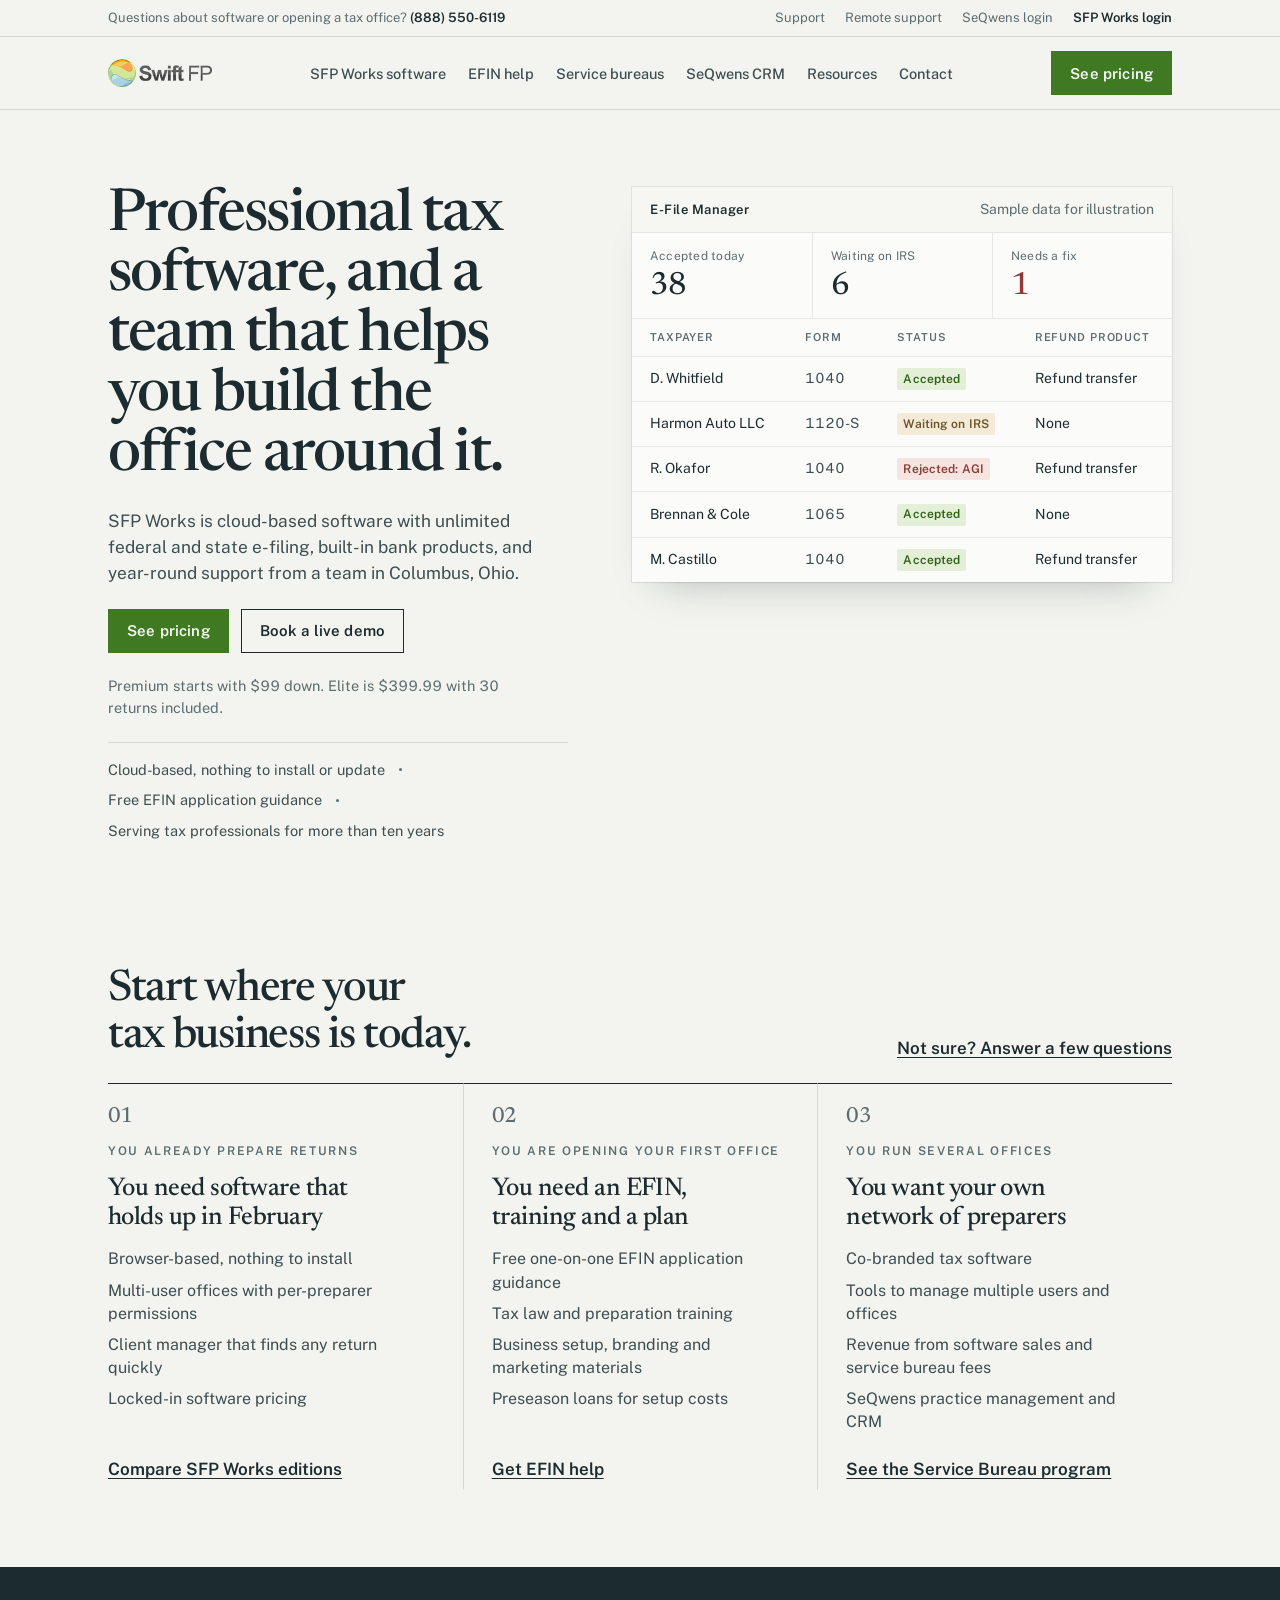
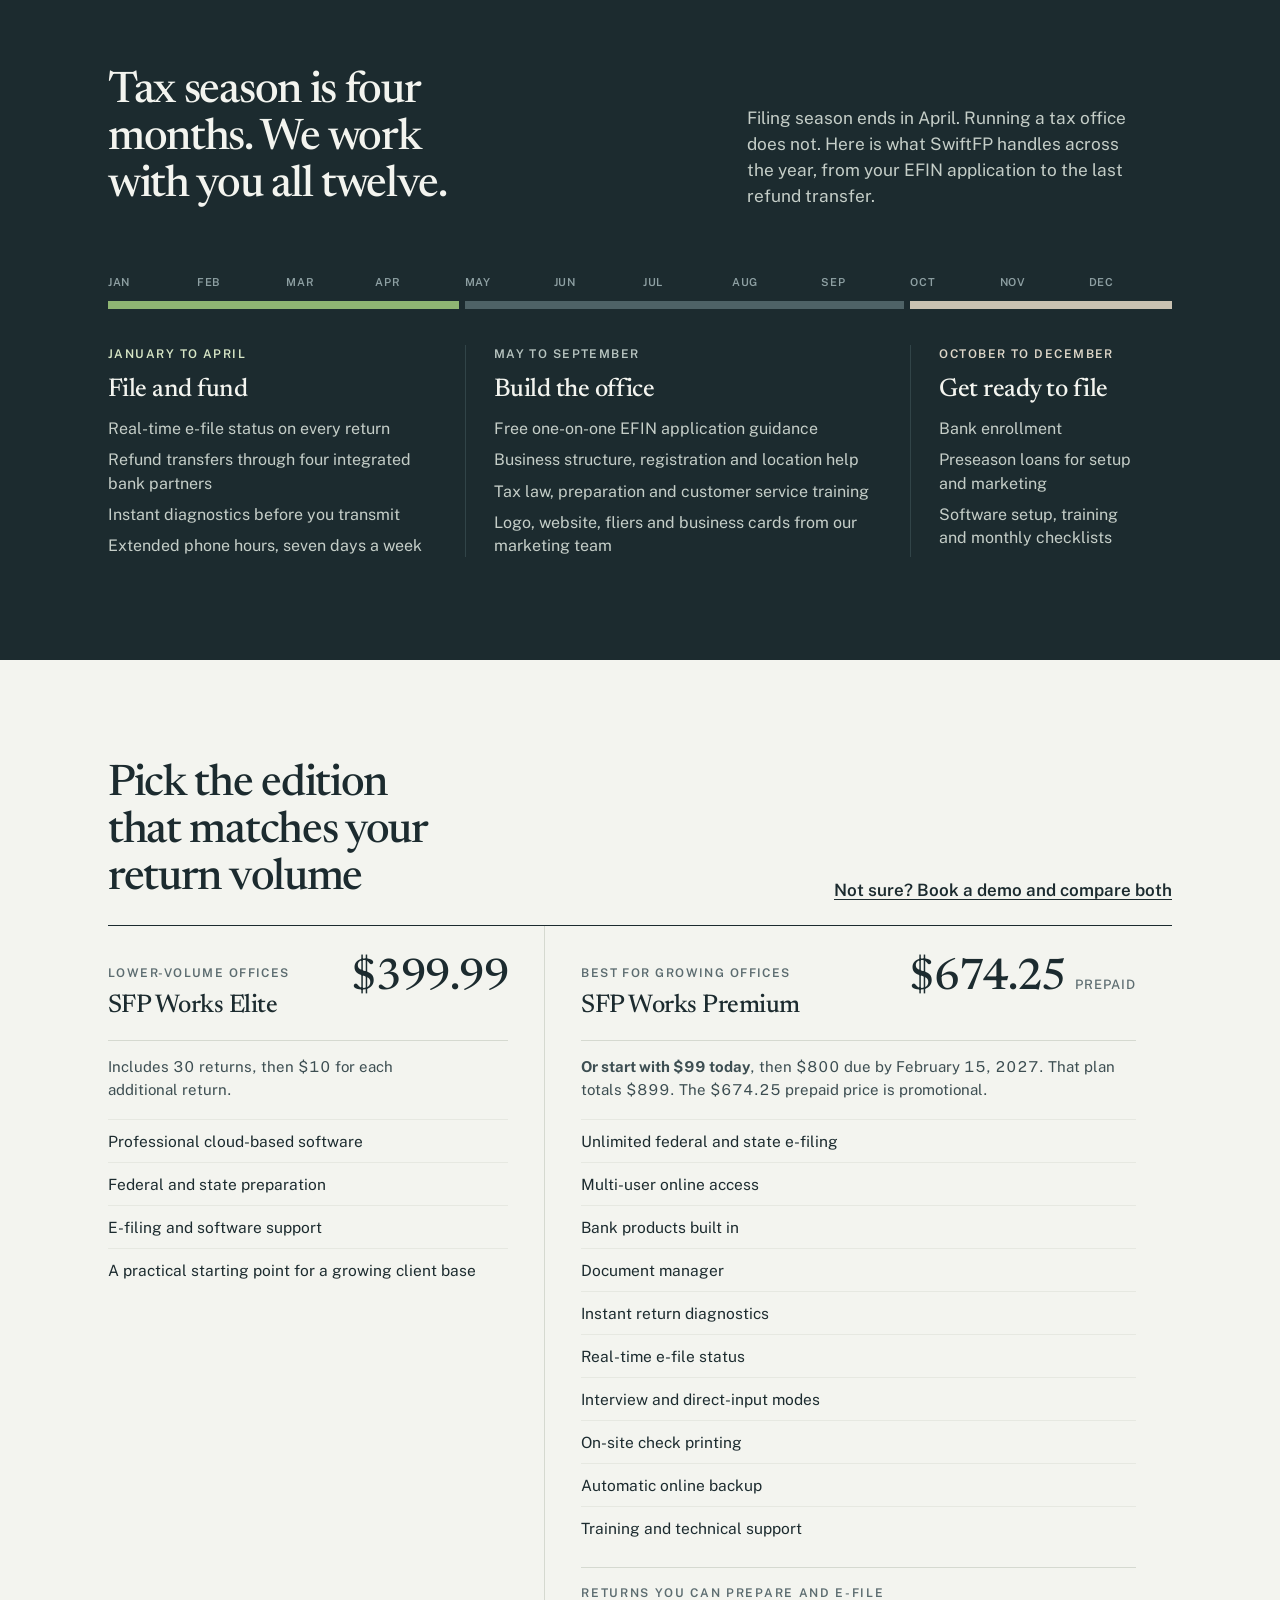
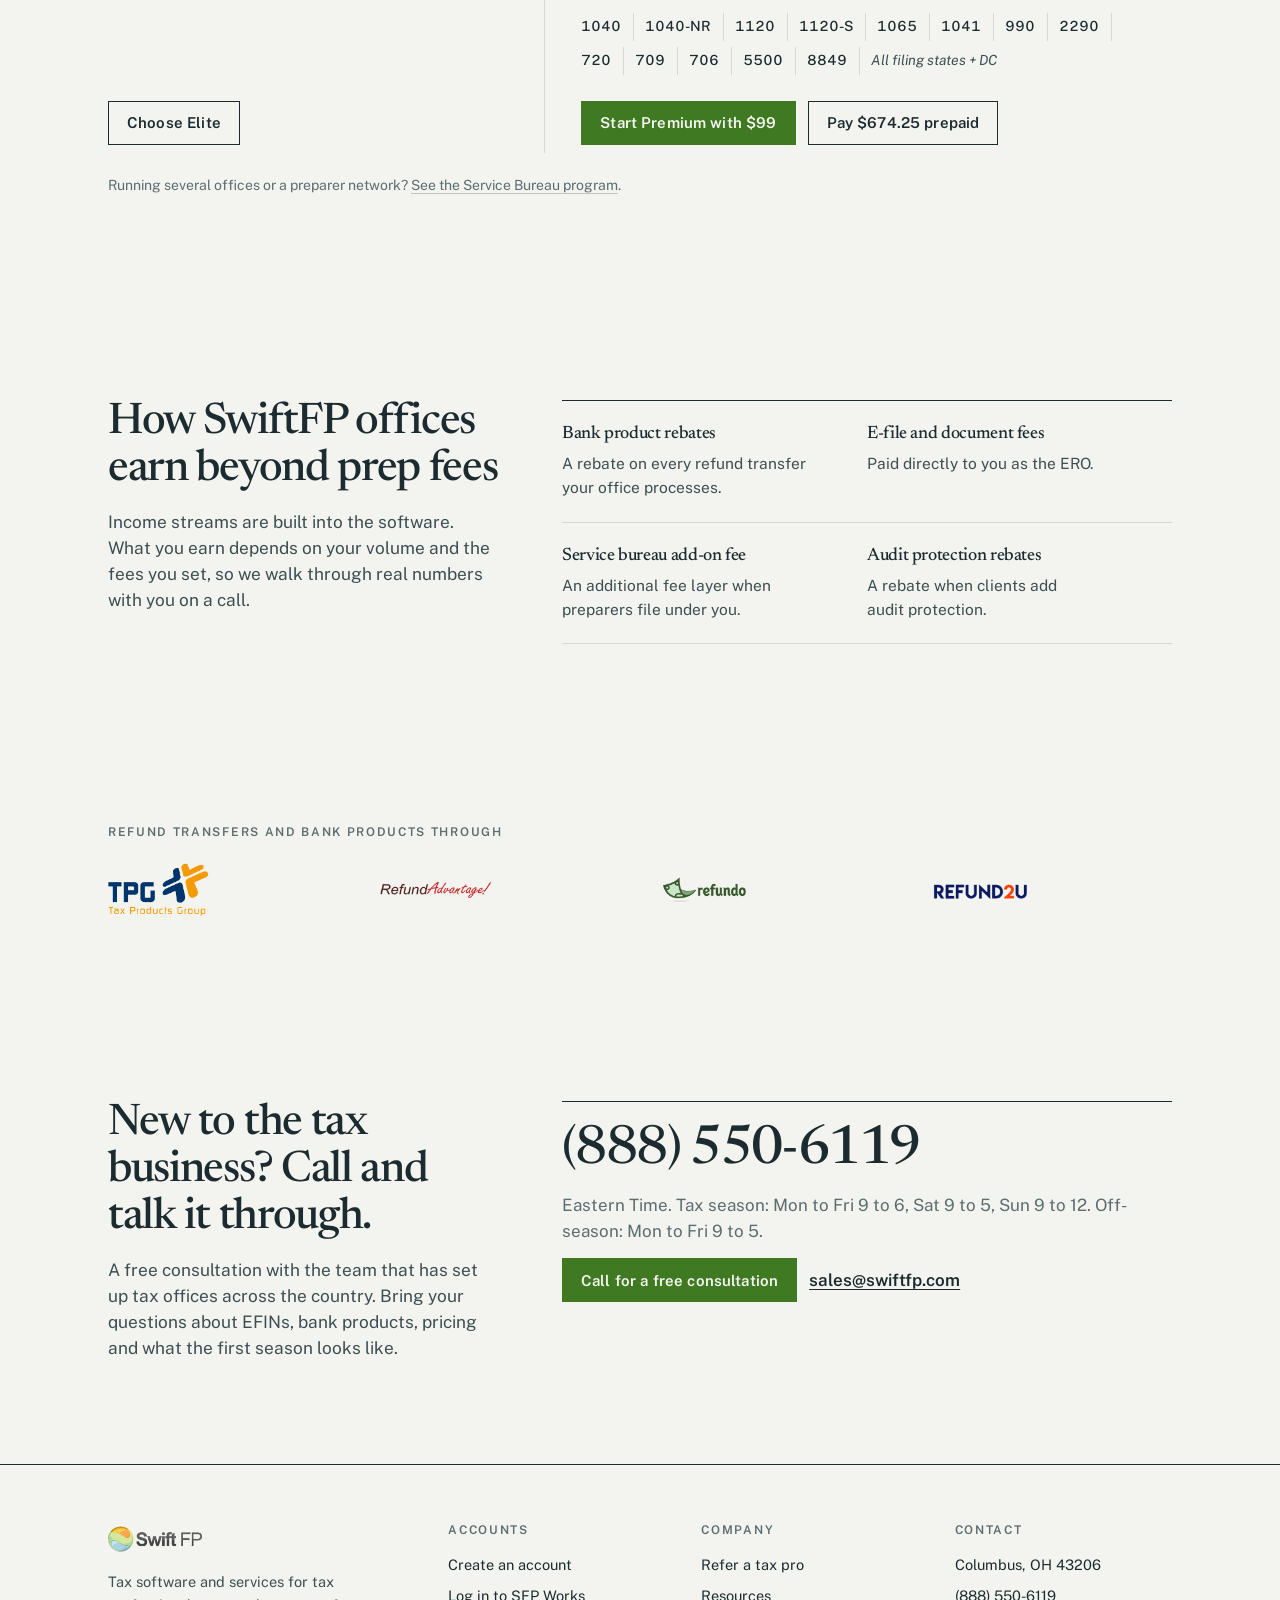
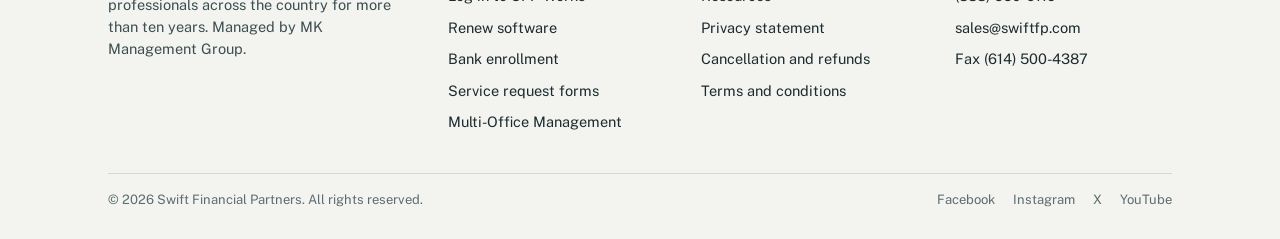
<file: index.html>
<!doctype html><html lang="en"><head><meta charset="utf-8"><meta name="viewport" content="width=device-width, initial-scale=1"><title>SFP Works Professional Tax Software and Support | SwiftFP</title><meta name="description" content="Cloud-based SFP Works tax software with unlimited e-filing, bank products, free EFIN guidance and year-round support from Columbus, Ohio."><link rel="canonical" href="https://swiftfp.com/"><meta property="og:type" content="website"><meta property="og:site_name" content="SwiftFP"><meta property="og:title" content="SFP Works Professional Tax Software and Support | SwiftFP"><meta property="og:description" content="Cloud-based SFP Works tax software with unlimited e-filing, bank products, free EFIN guidance and year-round support from Columbus, Ohio."><meta property="og:url" content="https://swiftfp.com/"><meta name="theme-color" content="#F3F4EF"><link rel="icon" type="image/png" href="/assets/favicon.png"><link rel="apple-touch-icon" href="/assets/favicon.png"><link rel="preconnect" href="https://fonts.googleapis.com"><link rel="preconnect" href="https://fonts.gstatic.com" crossorigin><link href="https://fonts.googleapis.com/css2?family=Newsreader:opsz,wght@6..72,400;6..72,500;6..72,600&family=Public+Sans:ital,wght@0,400;0,500;0,600;0,700;1,400&display=swap" rel="stylesheet"><link rel="stylesheet" href="/styles.css"><script type="application/ld+json">{"@context": "https://schema.org", "@type": "Organization", "name": "Swift Financial Partners", "alternateName": "SwiftFP", "url": "https://swiftfp.com", "logo": "https://swiftfp.com/assets/swiftfp-logo.png", "telephone": "+1-888-550-6119", "email": "sales@swiftfp.com", "address": {"@type": "PostalAddress", "addressLocality": "Columbus", "addressRegion": "OH", "postalCode": "43206", "addressCountry": "US"}, "sameAs": ["https://www.facebook.com/swiftfinancialpartners/", "https://www.instagram.com/swiftfp/", "https://twitter.com/swiftfp", "https://www.youtube.com/channel/UCZ7NmAC3mFdjgQOoXd04XPw"]}</script></head><body><a class="skip" href="#main">Skip to content</a><div class="util"><div class="wrap"><p class="msg">Questions about software or opening a tax office? <strong><a href="tel:+18885506119">(888) 550-6119</a></strong></p><nav aria-label="Accounts"><a class="hide-sm" href="/contact#support">Support</a><a class="hide-sm" href="https://fastsupport.gotoassist.com/">Remote support</a><a href="https://crm.seqwens.com/">SeQwens login</a><strong><a href="https://www.mytaxoffice.com/main/pro/Swiftfinancial_login.php">SFP Works login</a></strong></nav></div></div><header class="site-header"><div class="wrap"><a class="brand" href="/" aria-label="SwiftFP home"><img src="/assets/swiftfp-logo.png" alt="Swift FP" width="115" height="44"></a><nav class="main-nav" id="main-nav" aria-label="Main"><ul><li><a href="/software">SFP Works software</a></li><li><a href="/efin">EFIN help</a></li><li><a href="/service-bureau">Service bureaus</a></li><li><a href="/seqwens">SeQwens CRM</a></li><li><a href="/resources">Resources</a></li><li><a href="/contact">Contact</a></li></ul></nav><div class="header-cta"><a class="btn btn-primary" href="/software#pricing">See pricing</a><button class="menu-btn" type="button" aria-expanded="false" aria-controls="main-nav" aria-label="Open menu"><svg width="22" height="22" viewBox="0 0 24 24" fill="none" stroke="currentColor" stroke-width="2" stroke-linecap="round" aria-hidden="true"><path d="M4 7h16M4 12h16M4 17h16"/></svg></button></div></div></header><main id="main"><section class="hero" aria-labelledby="hero-h"><div class="wrap hero-grid"><div class="hero-copy"><h1 id="hero-h" class="display h1">Professional tax software, and a team that helps you build the office around it.</h1><p class="lede">SFP Works is cloud-based software with unlimited federal and state e-filing, built-in bank products, and year-round support from a team in Columbus, Ohio.</p><div class="btn-row"><a class="btn btn-primary" href="/software#pricing">See pricing</a><a class="btn btn-line" href="https://swiftfp.com/tax-software/">Book a live demo</a></div><p class="price-note">Premium starts with $99 down. Elite is $399.99 with 30 returns included.</p><ul class="proof"><li><svg class="check" width="18" height="18" viewBox="0 0 24 24" fill="none" stroke="#2F6118" stroke-width="2.6" stroke-linecap="round" stroke-linejoin="round" aria-hidden="true"><path d="M20 6 9 17l-5-5"/></svg><span>Cloud-based, nothing to install or update</span></li><li><svg class="check" width="18" height="18" viewBox="0 0 24 24" fill="none" stroke="#2F6118" stroke-width="2.6" stroke-linecap="round" stroke-linejoin="round" aria-hidden="true"><path d="M20 6 9 17l-5-5"/></svg><span>Free EFIN application guidance</span></li><li><svg class="check" width="18" height="18" viewBox="0 0 24 24" fill="none" stroke="#2F6118" stroke-width="2.6" stroke-linecap="round" stroke-linejoin="round" aria-hidden="true"><path d="M20 6 9 17l-5-5"/></svg><span>Serving tax professionals for more than ten years</span></li></ul></div><figure class="panel" style="margin:0"><figcaption class="panel-top"><strong>E-File Manager</strong><span class="fine">Sample data for illustration</span></figcaption><div class="stats"><div class="stat"><span>Accepted today</span><b>38</b></div><div class="stat"><span>Waiting on IRS</span><b>6</b></div><div class="stat"><span>Needs a fix</span><b class="bad">1</b></div></div><table class="efile"><thead><tr><th scope="col">Taxpayer</th><th scope="col">Form</th><th scope="col">Status</th><th scope="col">Refund product</th></tr></thead><tbody><tr><td>D. Whitfield</td><td>1040</td><td><span class="pill ok">Accepted</span></td><td>Refund transfer</td></tr><tr><td>Harmon Auto LLC</td><td>1120-S</td><td><span class="pill wait">Waiting on IRS</span></td><td>None</td></tr><tr><td>R. Okafor</td><td>1040</td><td><span class="pill fix">Rejected: AGI</span></td><td>Refund transfer</td></tr><tr><td>Brennan &amp; Cole</td><td>1065</td><td><span class="pill ok">Accepted</span></td><td>None</td></tr><tr><td>M. Castillo</td><td>1040</td><td><span class="pill ok">Accepted</span></td><td>Refund transfer</td></tr></tbody></table></figure></div></section><section class="section-tight" aria-labelledby="paths-h"><div class="wrap"><div class="section-head"><h2 id="paths-h" class="display h2">Start where your tax business is today.</h2><a class="link-strong" href="https://swiftfp.com/help-me-choose/">Not sure? Answer a few questions</a></div><div class="grid-3"><article class="path"><p class="kicker">You already prepare returns</p><h3 class="h3">You need software that holds up in February</h3><ul class="squares"><li>Browser-based, nothing to install</li><li>Multi-user offices with per-preparer permissions</li><li>Client manager that finds any return quickly</li><li>Locked-in software pricing</li></ul><a class="link-strong" href="/software">Compare SFP Works editions</a></article><article class="path"><p class="kicker">You are opening your first office</p><h3 class="h3">You need an EFIN, training and a plan</h3><ul class="squares"><li>Free one-on-one EFIN application guidance</li><li>Tax law and preparation training</li><li>Business setup, branding and marketing materials</li><li>Preseason loans for setup costs</li></ul><a class="link-strong" href="/efin">Get EFIN help</a></article><article class="path"><p class="kicker">You run several offices</p><h3 class="h3">You want your own network of preparers</h3><ul class="squares"><li>Co-branded tax software</li><li>Tools to manage multiple users and offices</li><li>Revenue from software sales and service bureau fees</li><li>SeQwens practice management and CRM</li></ul><a class="link-strong" href="/service-bureau">See the Service Bureau program</a></article></div></div></section><section class="section dark" aria-labelledby="season-h"><div class="wrap"><div class="season-intro"><h2 id="season-h" class="display h2">Tax season is four months. We work with you all twelve.</h2><p class="lede">Filing season ends in April. Running a tax office does not. Here is what SwiftFP handles across the year, from your EFIN application to the last refund transfer.</p></div><div class="cal"><div class="cal-months" aria-hidden="true"><span>Jan</span><span>Feb</span><span>Mar</span><span>Apr</span><span>May</span><span>Jun</span><span>Jul</span><span>Aug</span><span>Sep</span><span>Oct</span><span>Nov</span><span>Dec</span></div><div class="cal-bar" aria-hidden="true"><i class="p-file"></i><i class="p-off"></i><i class="p-pre"></i></div><div class="cal-phases"><div class="phase p-file"><p class="when">January to April</p><h3 class="h3">File and fund</h3><ul class="squares"><li>Real-time e-file status on every return</li><li>Refund transfers through four integrated bank partners</li><li>Instant diagnostics before you transmit</li><li>Extended phone hours, seven days a week</li></ul></div><div class="phase p-off"><p class="when">May to September</p><h3 class="h3">Build the office</h3><ul class="squares"><li>Free one-on-one EFIN application guidance</li><li>Business structure, registration and location help</li><li>Tax law, preparation and customer service training</li><li>Logo, website, fliers and business cards from our marketing team</li></ul></div><div class="phase p-pre"><p class="when">October to December</p><h3 class="h3">Get ready to file</h3><ul class="squares"><li>Bank enrollment</li><li>Preseason loans for setup and marketing</li><li>Software setup, training and monthly checklists</li></ul></div></div></div></div></section><section class="section" id="pricing" aria-labelledby="pricing-h"><div class="wrap"><div class="section-head"><h2 id="pricing-h" class="display h2">Pick the edition that matches your return volume</h2><a class="link-strong" href="https://swiftfp.com/tax-software/">Not sure? Book a demo and compare both</a></div><div class="plans"><article class="plan"><div class="plan-head"><div><span class="tag neutral">Lower-volume offices</span><h3 class="h3">SFP Works Elite</h3></div><p class="price">$399.99</p></div><p class="terms">Includes 30 returns, then $10 for each additional return.</p><ul class="checks one"><li>Professional cloud-based software</li><li>Federal and state preparation</li><li>E-filing and software support</li><li>A practical starting point for a growing client base</li></ul><div class="btn-row"><a class="btn btn-line" href="https://swiftfp.com/buy-now/">Choose Elite</a></div></article><article class="plan featured"><div class="plan-head"><div><span class="tag">Best for growing offices</span><h3 class="h3">SFP Works Premium</h3></div><p class="price">$674.25 <small>prepaid</small></p></div><p class="terms"><strong>Or start with $99 today</strong>, then $800 due by February 15, 2027. That plan totals $899. The $674.25 prepaid price is promotional.</p><ul class="checks"><li>Unlimited federal and state e-filing</li><li>Multi-user online access</li><li>Bank products built in</li><li>Document manager</li><li>Instant return diagnostics</li><li>Real-time e-file status</li><li>Interview and direct-input modes</li><li>On-site check printing</li><li>Automatic online backup</li><li>Training and technical support</li></ul><div class="forms-wrap"><p class="kicker">Returns you can prepare and e-file</p><ul class="chips" aria-label="Supported returns"><li>1040</li><li>1040-NR</li><li>1120</li><li>1120-S</li><li>1065</li><li>1041</li><li>990</li><li>2290</li><li>720</li><li>709</li><li>706</li><li>5500</li><li>8849</li><li class="all">All filing states + DC</li></ul></div><div class="btn-row"><a class="btn btn-primary" href="https://swiftfp.com/buy-now/">Start Premium with $99</a><a class="btn btn-line" href="https://swiftfp.com/buy-now/">Pay $674.25 prepaid</a></div></article></div><p class="fine">Running several offices or a preparer network? <a href="/service-bureau">See the Service Bureau program</a>.</p></div></section><section class="section" aria-labelledby="rev-h"><div class="wrap split"><div><h2 id="rev-h" class="display h2">How SwiftFP offices earn beyond prep fees</h2><p class="lede">Income streams are built into the software. What you earn depends on your volume and the fees you set, so we walk through real numbers with you on a call.</p></div><div class="ledger"><div><h3>Bank product rebates</h3><p>A rebate on every refund transfer your office processes.</p></div><div><h3>E-file and document fees</h3><p>Paid directly to you as the ERO.</p></div><div><h3>Service bureau add-on fee</h3><p>An additional fee layer when preparers file under you.</p></div><div><h3>Audit protection rebates</h3><p>A rebate when clients add audit protection.</p></div></div></div></section><section class="section-tight white" aria-labelledby="bank-h"><div class="wrap"><h2 id="bank-h" class="kicker">Refund transfers and bank products through</h2><div class="banks"><img src="/assets/tpg.png" alt="TPG, Tax Products Group" width="165" height="105" loading="lazy"><img src="/assets/refund-advantage.png" alt="Refund Advantage" width="182" height="105" loading="lazy"><img src="/assets/refundo.png" alt="Refundo" width="182" height="105" loading="lazy"><img src="/assets/refund2u.png" alt="Refund2U" width="182" height="105" loading="lazy"></div></div></section><section class="section" aria-labelledby="call-h"><div class="wrap split"><div><h2 id="call-h" class="display h2">New to the tax business? Call and talk it through.</h2><p class="lede">A free consultation with the team that has set up tax offices across the country. Bring your questions about EFINs, bank products, pricing and what the first season looks like.</p></div><div class="callcard"><a class="phone-big" href="tel:+18885506119">(888) 550-6119</a><p class="muted">Eastern Time. Tax season: Mon to Fri 9 to 6, Sat 9 to 5, Sun 9 to 12. Off-season: Mon to Fri 9 to 5.</p><div class="btn-row"><a class="btn btn-primary" href="tel:+18885506119">Call for a free consultation</a><a class="link-strong" href="mailto:sales@swiftfp.com">sales@swiftfp.com</a></div></div></div></section></main><footer class="site-footer"><div class="wrap"><div class="foot-grid"><div><img src="/assets/swiftfp-logo.png" alt="Swift FP" width="105" height="40" loading="lazy"><p>Tax software and services for tax professionals across the country for more than ten years. Managed by MK Management Group.</p></div><div><h2>Accounts</h2><ul><li><a href="https://www.mytaxoffice.com/main/pro/swiftfinancial_CreateAccount.php">Create an account</a></li><li><a href="https://www.mytaxoffice.com/main/pro/Swiftfinancial_login.php">Log in to SFP Works</a></li><li><a href="https://swiftfp.com/software-renewal/">Renew software</a></li><li><a href="https://swiftfp.com/bank-enrollment/">Bank enrollment</a></li><li><a href="https://swiftfp.com/service-request-forms/">Service request forms</a></li><li><a href="https://www.mytaxoffice.com/mo/home/mo_login.php?isd=75565a6a695055694b75516841417562526c785943426f5a4a6962752f456d305950474b746730682b79553d">Multi-Office Management</a></li></ul></div><div><h2>Company</h2><ul><li><a href="https://swiftfp.com/referral/">Refer a tax pro</a></li><li><a href="/resources">Resources</a></li><li><a href="https://swiftfp.com/privacy/">Privacy statement</a></li><li><a href="https://swiftfp.com/cancellation-refunds/">Cancellation and refunds</a></li><li><a href="https://swiftfp.com/terms-and-conditions-for-sfpworks/">Terms and conditions</a></li></ul></div><div><h2>Contact</h2><ul><li>Columbus, OH 43206</li><li><a href="tel:+18885506119">(888) 550-6119</a></li><li><a href="mailto:sales@swiftfp.com">sales@swiftfp.com</a></li><li>Fax (614) 500-4387</li></ul></div></div><div class="foot-base"><span>© <span data-year>2026</span> Swift Financial Partners. All rights reserved.</span><nav aria-label="Social"><a href="https://www.facebook.com/swiftfinancialpartners/">Facebook</a><a href="https://www.instagram.com/swiftfp/">Instagram</a><a href="https://twitter.com/swiftfp">X</a><a href="https://www.youtube.com/channel/UCZ7NmAC3mFdjgQOoXd04XPw">YouTube</a></nav></div></div></footer><div class="action-bar"><a class="btn btn-line" href="tel:+18885506119">Call us</a><a class="btn btn-primary" href="/software#pricing">See pricing</a></div><script src="/site.js" defer></script></body></html>
</file>
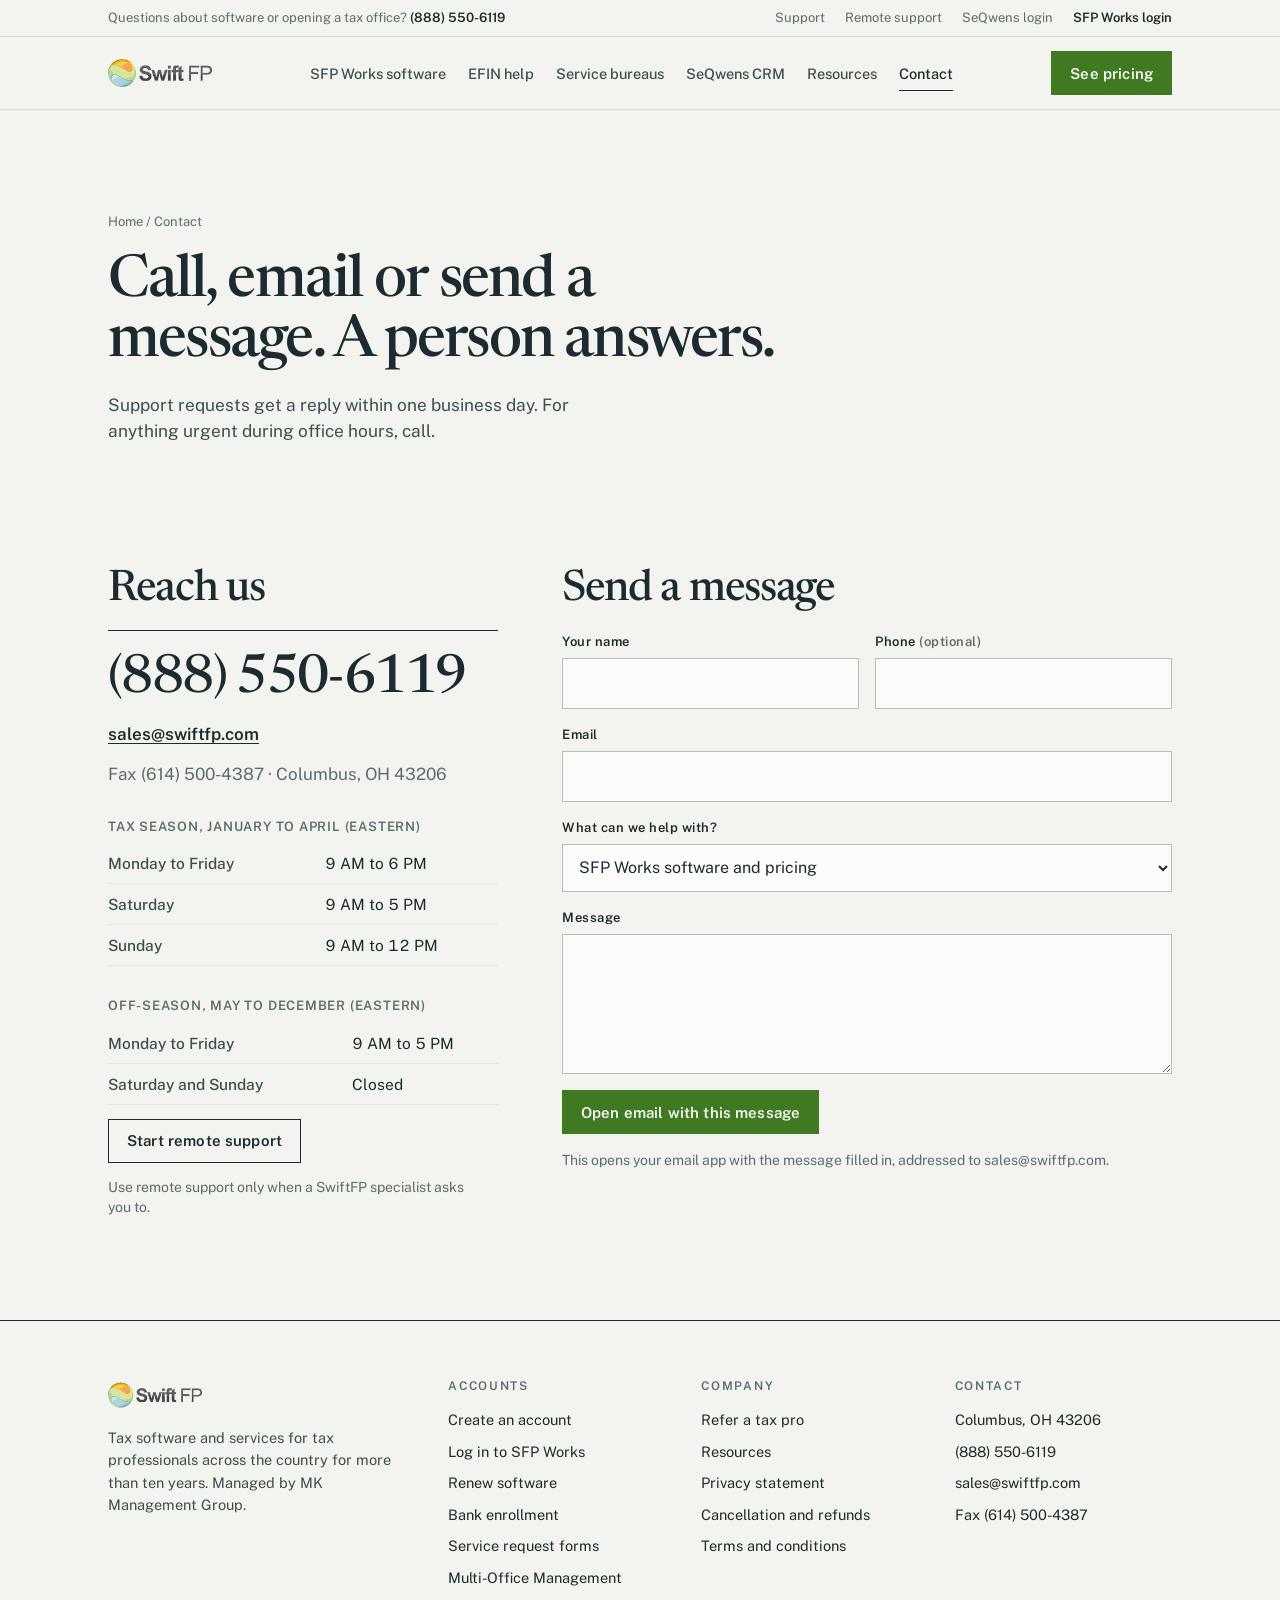
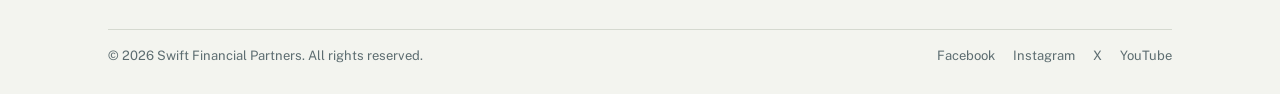
<file: contact.html>
<!doctype html><html lang="en"><head><meta charset="utf-8"><meta name="viewport" content="width=device-width, initial-scale=1"><title>Contact and Support | SwiftFP</title><meta name="description" content="Reach SwiftFP by phone at (888) 550-6119 or email sales@swiftfp.com. Tax season and off-season office hours, remote support and a contact form."><link rel="canonical" href="https://swiftfp.com/contact"><meta property="og:type" content="website"><meta property="og:site_name" content="SwiftFP"><meta property="og:title" content="Contact and Support | SwiftFP"><meta property="og:description" content="Reach SwiftFP by phone at (888) 550-6119 or email sales@swiftfp.com. Tax season and off-season office hours, remote support and a contact form."><meta property="og:url" content="https://swiftfp.com/contact"><meta name="theme-color" content="#F3F4EF"><link rel="icon" type="image/png" href="/assets/favicon.png"><link rel="apple-touch-icon" href="/assets/favicon.png"><link rel="preconnect" href="https://fonts.googleapis.com"><link rel="preconnect" href="https://fonts.gstatic.com" crossorigin><link href="https://fonts.googleapis.com/css2?family=Newsreader:opsz,wght@6..72,400;6..72,500;6..72,600&family=Public+Sans:ital,wght@0,400;0,500;0,600;0,700;1,400&display=swap" rel="stylesheet"><link rel="stylesheet" href="/styles.css"><script type="application/ld+json">{"@context": "https://schema.org", "@type": "Organization", "name": "Swift Financial Partners", "alternateName": "SwiftFP", "url": "https://swiftfp.com", "logo": "https://swiftfp.com/assets/swiftfp-logo.png", "telephone": "+1-888-550-6119", "email": "sales@swiftfp.com", "address": {"@type": "PostalAddress", "addressLocality": "Columbus", "addressRegion": "OH", "postalCode": "43206", "addressCountry": "US"}, "sameAs": ["https://www.facebook.com/swiftfinancialpartners/", "https://www.instagram.com/swiftfp/", "https://twitter.com/swiftfp", "https://www.youtube.com/channel/UCZ7NmAC3mFdjgQOoXd04XPw"]}</script></head><body><a class="skip" href="#main">Skip to content</a><div class="util"><div class="wrap"><p class="msg">Questions about software or opening a tax office? <strong><a href="tel:+18885506119">(888) 550-6119</a></strong></p><nav aria-label="Accounts"><a class="hide-sm" href="/contact#support">Support</a><a class="hide-sm" href="https://fastsupport.gotoassist.com/">Remote support</a><a href="https://crm.seqwens.com/">SeQwens login</a><strong><a href="https://www.mytaxoffice.com/main/pro/Swiftfinancial_login.php">SFP Works login</a></strong></nav></div></div><header class="site-header"><div class="wrap"><a class="brand" href="/" aria-label="SwiftFP home"><img src="/assets/swiftfp-logo.png" alt="Swift FP" width="115" height="44"></a><nav class="main-nav" id="main-nav" aria-label="Main"><ul><li><a href="/software">SFP Works software</a></li><li><a href="/efin">EFIN help</a></li><li><a href="/service-bureau">Service bureaus</a></li><li><a href="/seqwens">SeQwens CRM</a></li><li><a href="/resources">Resources</a></li><li><a href="/contact" aria-current="page">Contact</a></li></ul></nav><div class="header-cta"><a class="btn btn-primary" href="/software#pricing">See pricing</a><button class="menu-btn" type="button" aria-expanded="false" aria-controls="main-nav" aria-label="Open menu"><svg width="22" height="22" viewBox="0 0 24 24" fill="none" stroke="currentColor" stroke-width="2" stroke-linecap="round" aria-hidden="true"><path d="M4 7h16M4 12h16M4 17h16"/></svg></button></div></div></header><main id="main"><section class="page-intro" aria-labelledby="ct-h"><div class="wrap"><div class="inner"><p class="crumb"><a href="/">Home</a> / Contact</p><h1 id="ct-h" class="display h1">Call, email or send a message. A person answers.</h1><p class="lede">Support requests get a reply within one business day. For anything urgent during office hours, call.</p></div></div></section><section class="section" id="support" aria-labelledby="reach-h"><div class="wrap split"><div><h2 id="reach-h" class="display h2">Reach us</h2><div class="callcard"><a class="phone-big" href="tel:+18885506119">(888) 550-6119</a><p><a class="link-strong" href="mailto:sales@swiftfp.com">sales@swiftfp.com</a></p><p class="muted">Fax (614) 500-4387 · Columbus, OH 43206</p><table class="hours"><caption>Tax season, January to April (Eastern)</caption><tbody><tr><th scope="row">Monday to Friday</th><td>9 AM to 6 PM</td></tr><tr><th scope="row">Saturday</th><td>9 AM to 5 PM</td></tr><tr><th scope="row">Sunday</th><td>9 AM to 12 PM</td></tr></tbody></table><table class="hours"><caption>Off-season, May to December (Eastern)</caption><tbody><tr><th scope="row">Monday to Friday</th><td>9 AM to 5 PM</td></tr><tr><th scope="row">Saturday and Sunday</th><td>Closed</td></tr></tbody></table><div class="btn-row"><a class="btn btn-line" href="https://fastsupport.gotoassist.com/">Start remote support</a></div><p class="fine">Use remote support only when a SwiftFP specialist asks you to.</p></div></div><div><h2 class="display h2">Send a message</h2><form class="form" id="contact-form" novalidate><div class="field-row"><div class="field"><label for="f-name">Your name</label><input id="f-name" name="name" autocomplete="name" required></div><div class="field"><label for="f-phone">Phone <span class="muted">(optional)</span></label><input id="f-phone" name="phone" type="tel" autocomplete="tel"></div></div><div class="field"><label for="f-email">Email</label><input id="f-email" name="email" type="email" autocomplete="email" required></div><div class="field"><label for="f-topic">What can we help with?</label><select id="f-topic" name="topic"><option>SFP Works software and pricing</option><option>Technical support</option><option>EFIN application help</option><option>Service Bureau program</option><option>SeQwens</option><option>Something else</option></select></div><div class="field"><label for="f-msg">Message</label><textarea id="f-msg" name="message" required></textarea></div><div class="btn-row"><button class="btn btn-primary" type="submit">Open email with this message</button></div><p class="fine">This opens your email app with the message filled in, addressed to sales@swiftfp.com.</p><p class="form-status" role="status" aria-live="polite"></p></form></div></div></section></main><footer class="site-footer"><div class="wrap"><div class="foot-grid"><div><img src="/assets/swiftfp-logo.png" alt="Swift FP" width="105" height="40" loading="lazy"><p>Tax software and services for tax professionals across the country for more than ten years. Managed by MK Management Group.</p></div><div><h2>Accounts</h2><ul><li><a href="https://www.mytaxoffice.com/main/pro/swiftfinancial_CreateAccount.php">Create an account</a></li><li><a href="https://www.mytaxoffice.com/main/pro/Swiftfinancial_login.php">Log in to SFP Works</a></li><li><a href="https://swiftfp.com/software-renewal/">Renew software</a></li><li><a href="https://swiftfp.com/bank-enrollment/">Bank enrollment</a></li><li><a href="https://swiftfp.com/service-request-forms/">Service request forms</a></li><li><a href="https://www.mytaxoffice.com/mo/home/mo_login.php?isd=75565a6a695055694b75516841417562526c785943426f5a4a6962752f456d305950474b746730682b79553d">Multi-Office Management</a></li></ul></div><div><h2>Company</h2><ul><li><a href="https://swiftfp.com/referral/">Refer a tax pro</a></li><li><a href="/resources">Resources</a></li><li><a href="https://swiftfp.com/privacy/">Privacy statement</a></li><li><a href="https://swiftfp.com/cancellation-refunds/">Cancellation and refunds</a></li><li><a href="https://swiftfp.com/terms-and-conditions-for-sfpworks/">Terms and conditions</a></li></ul></div><div><h2>Contact</h2><ul><li>Columbus, OH 43206</li><li><a href="tel:+18885506119">(888) 550-6119</a></li><li><a href="mailto:sales@swiftfp.com">sales@swiftfp.com</a></li><li>Fax (614) 500-4387</li></ul></div></div><div class="foot-base"><span>© <span data-year>2026</span> Swift Financial Partners. All rights reserved.</span><nav aria-label="Social"><a href="https://www.facebook.com/swiftfinancialpartners/">Facebook</a><a href="https://www.instagram.com/swiftfp/">Instagram</a><a href="https://twitter.com/swiftfp">X</a><a href="https://www.youtube.com/channel/UCZ7NmAC3mFdjgQOoXd04XPw">YouTube</a></nav></div></div></footer><div class="action-bar"><a class="btn btn-line" href="tel:+18885506119">Call us</a><a class="btn btn-primary" href="/software#pricing">See pricing</a></div><script src="/site.js" defer></script></body></html>
</file>
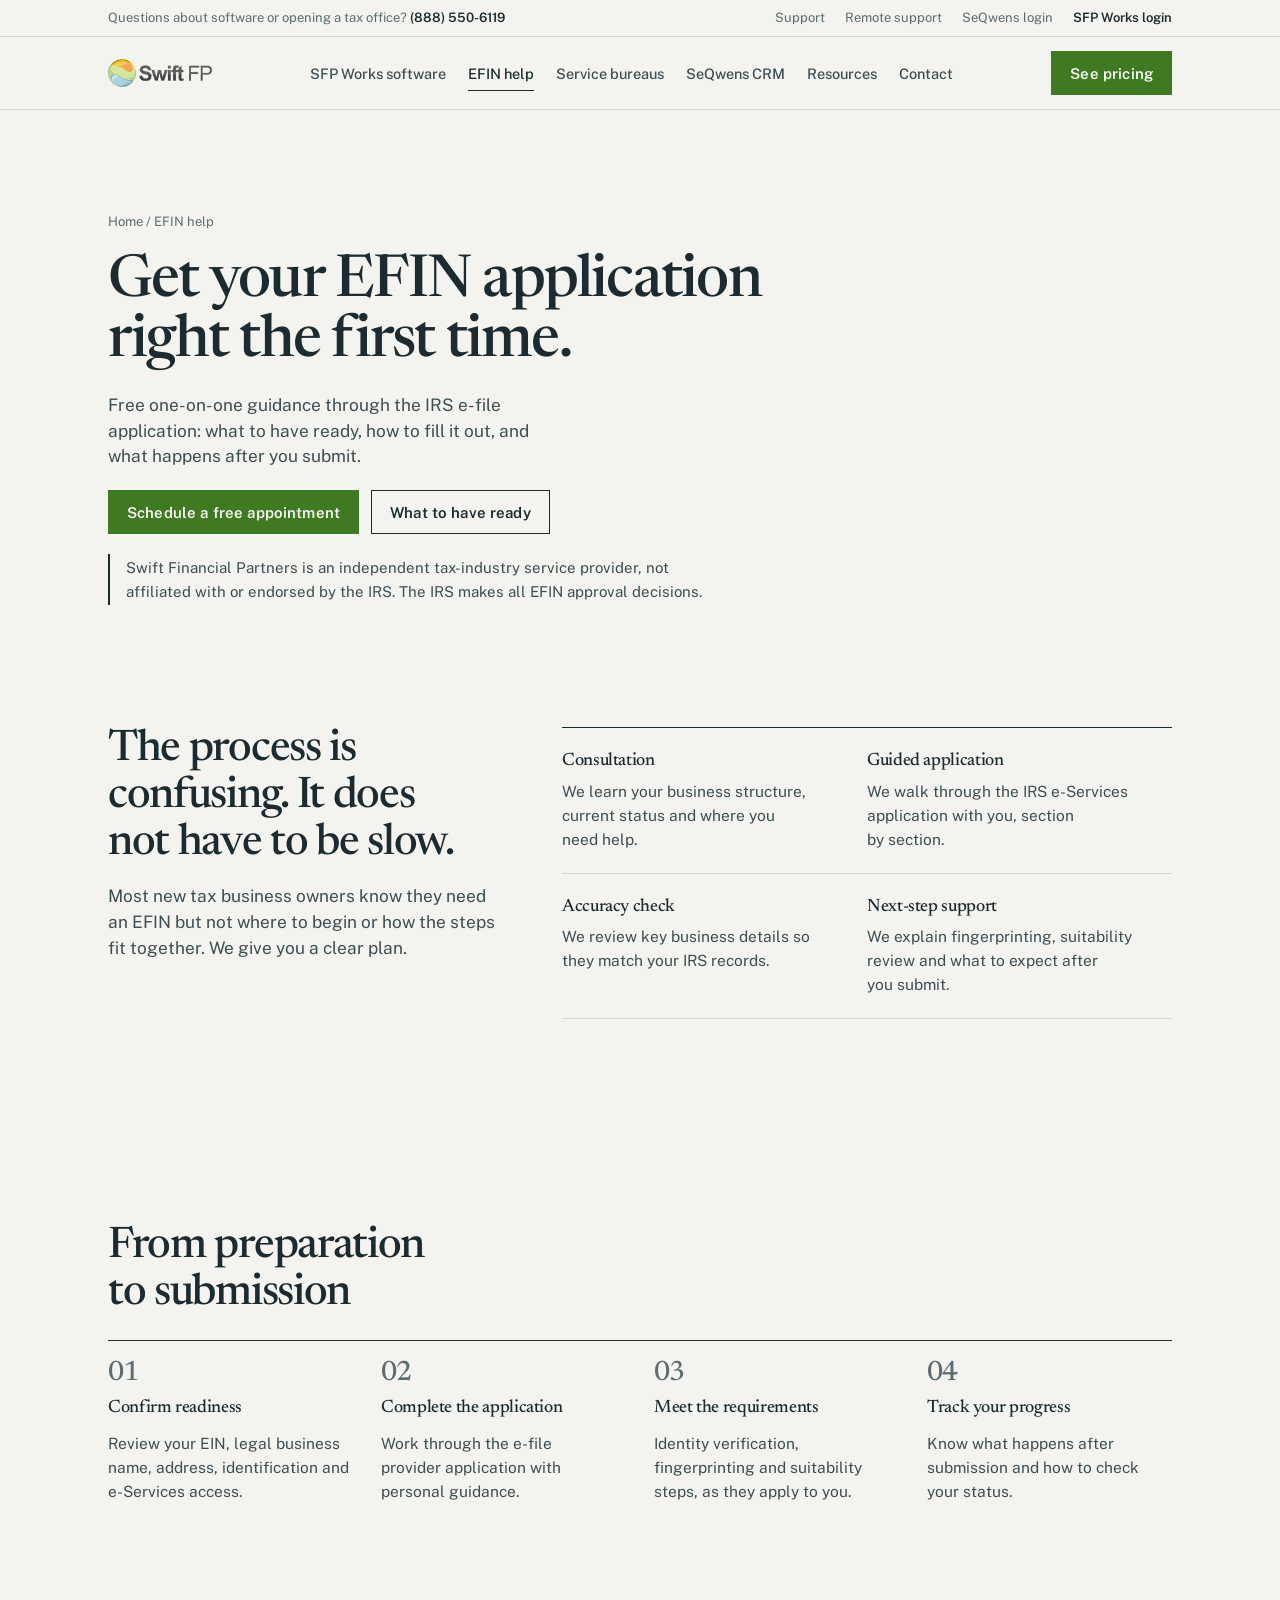
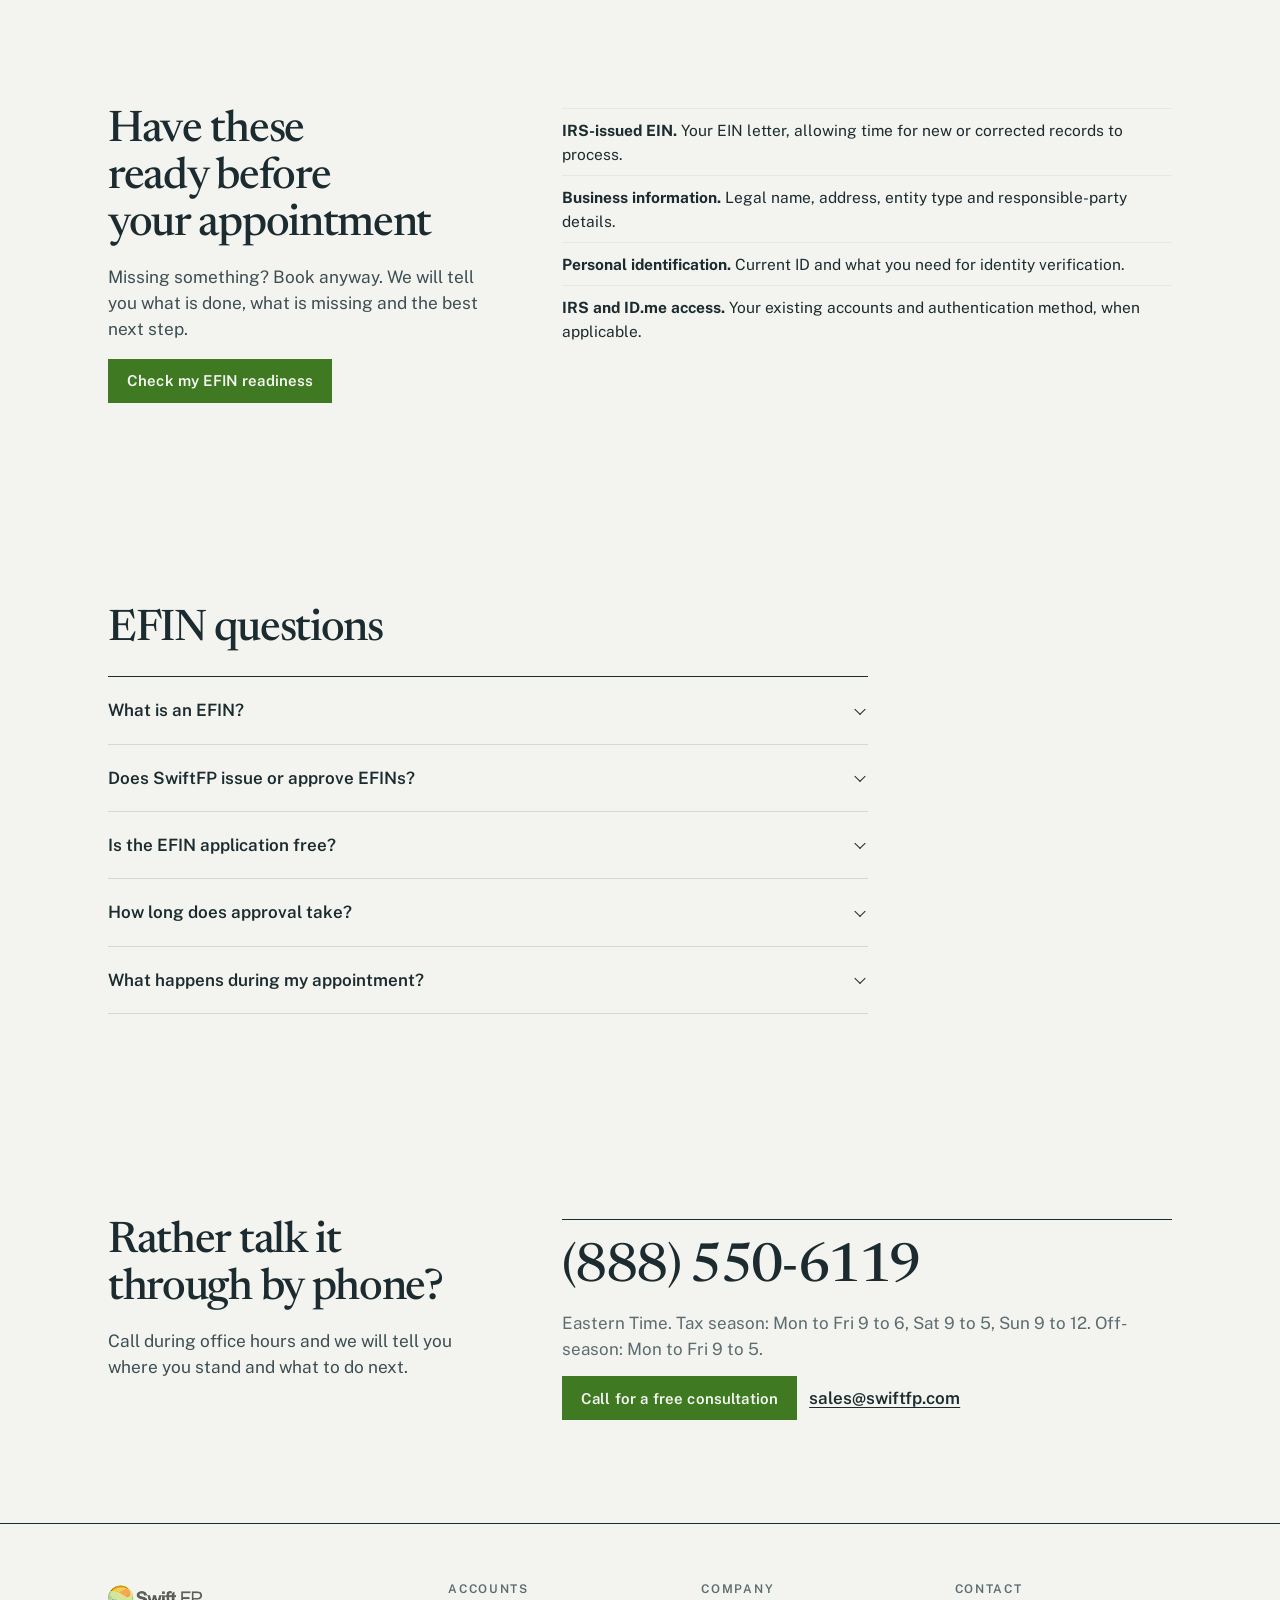
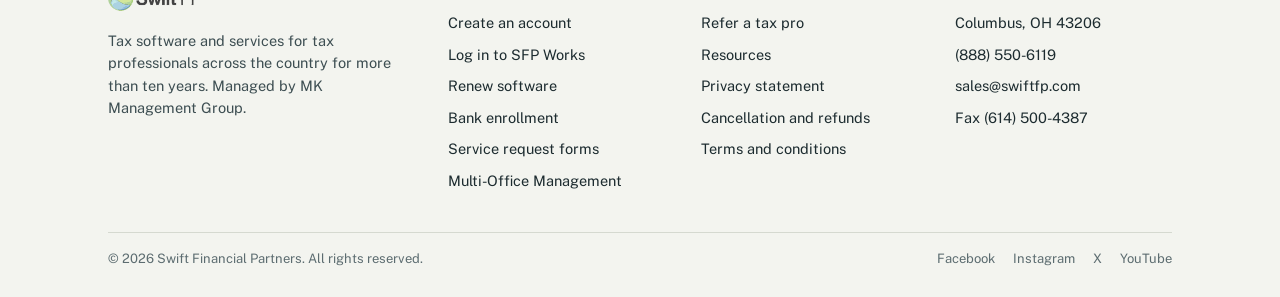
<file: efin.html>
<!doctype html><html lang="en"><head><meta charset="utf-8"><meta name="viewport" content="width=device-width, initial-scale=1"><title>Free EFIN Application Guidance for Tax Professionals | SwiftFP</title><meta name="description" content="Free one-on-one help with the IRS EFIN application: readiness check, guided application, accuracy review and next steps. Independent of the IRS."><link rel="canonical" href="https://swiftfp.com/efin"><meta property="og:type" content="website"><meta property="og:site_name" content="SwiftFP"><meta property="og:title" content="Free EFIN Application Guidance for Tax Professionals | SwiftFP"><meta property="og:description" content="Free one-on-one help with the IRS EFIN application: readiness check, guided application, accuracy review and next steps. Independent of the IRS."><meta property="og:url" content="https://swiftfp.com/efin"><meta name="theme-color" content="#F3F4EF"><link rel="icon" type="image/png" href="/assets/favicon.png"><link rel="apple-touch-icon" href="/assets/favicon.png"><link rel="preconnect" href="https://fonts.googleapis.com"><link rel="preconnect" href="https://fonts.gstatic.com" crossorigin><link href="https://fonts.googleapis.com/css2?family=Newsreader:opsz,wght@6..72,400;6..72,500;6..72,600&family=Public+Sans:ital,wght@0,400;0,500;0,600;0,700;1,400&display=swap" rel="stylesheet"><link rel="stylesheet" href="/styles.css"><script type="application/ld+json">{"@context": "https://schema.org", "@type": "Organization", "name": "Swift Financial Partners", "alternateName": "SwiftFP", "url": "https://swiftfp.com", "logo": "https://swiftfp.com/assets/swiftfp-logo.png", "telephone": "+1-888-550-6119", "email": "sales@swiftfp.com", "address": {"@type": "PostalAddress", "addressLocality": "Columbus", "addressRegion": "OH", "postalCode": "43206", "addressCountry": "US"}, "sameAs": ["https://www.facebook.com/swiftfinancialpartners/", "https://www.instagram.com/swiftfp/", "https://twitter.com/swiftfp", "https://www.youtube.com/channel/UCZ7NmAC3mFdjgQOoXd04XPw"]}</script></head><body><a class="skip" href="#main">Skip to content</a><div class="util"><div class="wrap"><p class="msg">Questions about software or opening a tax office? <strong><a href="tel:+18885506119">(888) 550-6119</a></strong></p><nav aria-label="Accounts"><a class="hide-sm" href="/contact#support">Support</a><a class="hide-sm" href="https://fastsupport.gotoassist.com/">Remote support</a><a href="https://crm.seqwens.com/">SeQwens login</a><strong><a href="https://www.mytaxoffice.com/main/pro/Swiftfinancial_login.php">SFP Works login</a></strong></nav></div></div><header class="site-header"><div class="wrap"><a class="brand" href="/" aria-label="SwiftFP home"><img src="/assets/swiftfp-logo.png" alt="Swift FP" width="115" height="44"></a><nav class="main-nav" id="main-nav" aria-label="Main"><ul><li><a href="/software">SFP Works software</a></li><li><a href="/efin" aria-current="page">EFIN help</a></li><li><a href="/service-bureau">Service bureaus</a></li><li><a href="/seqwens">SeQwens CRM</a></li><li><a href="/resources">Resources</a></li><li><a href="/contact">Contact</a></li></ul></nav><div class="header-cta"><a class="btn btn-primary" href="/software#pricing">See pricing</a><button class="menu-btn" type="button" aria-expanded="false" aria-controls="main-nav" aria-label="Open menu"><svg width="22" height="22" viewBox="0 0 24 24" fill="none" stroke="currentColor" stroke-width="2" stroke-linecap="round" aria-hidden="true"><path d="M4 7h16M4 12h16M4 17h16"/></svg></button></div></div></header><main id="main"><section class="page-intro" aria-labelledby="efin-h"><div class="wrap"><div class="inner"><p class="crumb"><a href="/">Home</a> / EFIN help</p><h1 id="efin-h" class="display h1">Get your EFIN application right the first time.</h1><p class="lede">Free one-on-one guidance through the IRS e-file application: what to have ready, how to fill it out, and what happens after you submit.</p><div class="btn-row"><a class="btn btn-primary" href="https://swiftfp.com/efin/">Schedule a free appointment</a><a class="btn btn-line" href="#ready">What to have ready</a></div><p class="notice">Swift Financial Partners is an independent tax-industry service provider, not affiliated with or endorsed by the IRS. The IRS makes all EFIN approval decisions.</p></div></div></section><section class="section" aria-labelledby="help-h"><div class="wrap split"><div><h2 id="help-h" class="display h2">The process is confusing. It does not have to be slow.</h2><p class="lede">Most new tax business owners know they need an EFIN but not where to begin or how the steps fit together. We give you a clear plan.</p></div><div class="ledger"><div><h3>Consultation</h3><p>We learn your business structure, current status and where you need help.</p></div><div><h3>Guided application</h3><p>We walk through the IRS e-Services application with you, section by section.</p></div><div><h3>Accuracy check</h3><p>We review key business details so they match your IRS records.</p></div><div><h3>Next-step support</h3><p>We explain fingerprinting, suitability review and what to expect after you submit.</p></div></div></div></section><section class="section white" aria-labelledby="path-h"><div class="wrap"><div class="section-head"><h2 id="path-h" class="display h2">From preparation to submission</h2></div><ol class="steps" style="--n:4"><li><h3>Confirm readiness</h3><p>Review your EIN, legal business name, address, identification and e-Services access.</p></li><li><h3>Complete the application</h3><p>Work through the e-file provider application with personal guidance.</p></li><li><h3>Meet the requirements</h3><p>Identity verification, fingerprinting and suitability steps, as they apply to you.</p></li><li><h3>Track your progress</h3><p>Know what happens after submission and how to check your status.</p></li></ol></div></section><section class="section" id="ready" aria-labelledby="ready-h"><div class="wrap split"><div><h2 id="ready-h" class="display h2">Have these ready before your appointment</h2><p class="lede">Missing something? Book anyway. We will tell you what is done, what is missing and the best next step.</p><div class="btn-row"><a class="btn btn-primary" href="https://swiftfp.com/efin/">Check my EFIN readiness</a></div></div><ul class="checks one"><li><span><strong>IRS-issued EIN.</strong> Your EIN letter, allowing time for new or corrected records to process.</span></li><li><span><strong>Business information.</strong> Legal name, address, entity type and responsible-party details.</span></li><li><span><strong>Personal identification.</strong> Current ID and what you need for identity verification.</span></li><li><span><strong>IRS and ID.me access.</strong> Your existing accounts and authentication method, when applicable.</span></li></ul></div></section><section class="section" aria-labelledby="efaq-h"><div class="wrap"><div class="section-head"><h2 id="efaq-h" class="display h2">EFIN questions</h2></div><div class="faq"><details><summary>What is an EFIN?</summary><p>An Electronic Filing Identification Number, issued by the IRS to approved e-file providers. A tax office generally needs an active EFIN to transmit client returns through professional tax software.</p></details><details><summary>Does SwiftFP issue or approve EFINs?</summary><p>No. The IRS issues EFINs and makes every approval decision. SwiftFP provides independent guidance so you understand and complete the application.</p></details><details><summary>Is the EFIN application free?</summary><p>The IRS does not charge an application fee. Other costs may apply to supporting requirements or third-party services, depending on your situation.</p></details><details><summary>How long does approval take?</summary><p>It varies with the application, suitability review, fingerprinting and whether the IRS needs more information. Apply as early as you can before tax season.</p></details><details><summary>What happens during my appointment?</summary><p>We review your readiness, help you through the application, explain what information is required and map your next steps.</p></details></div></div></section><section class="section" aria-labelledby="efin-call-h"><div class="wrap split"><div><h2 id="efin-call-h" class="display h2">Rather talk it through by phone?</h2><p class="lede">Call during office hours and we will tell you where you stand and what to do next.</p></div><div class="callcard"><a class="phone-big" href="tel:+18885506119">(888) 550-6119</a><p class="muted">Eastern Time. Tax season: Mon to Fri 9 to 6, Sat 9 to 5, Sun 9 to 12. Off-season: Mon to Fri 9 to 5.</p><div class="btn-row"><a class="btn btn-primary" href="tel:+18885506119">Call for a free consultation</a><a class="link-strong" href="mailto:sales@swiftfp.com">sales@swiftfp.com</a></div></div></div></section></main><footer class="site-footer"><div class="wrap"><div class="foot-grid"><div><img src="/assets/swiftfp-logo.png" alt="Swift FP" width="105" height="40" loading="lazy"><p>Tax software and services for tax professionals across the country for more than ten years. Managed by MK Management Group.</p></div><div><h2>Accounts</h2><ul><li><a href="https://www.mytaxoffice.com/main/pro/swiftfinancial_CreateAccount.php">Create an account</a></li><li><a href="https://www.mytaxoffice.com/main/pro/Swiftfinancial_login.php">Log in to SFP Works</a></li><li><a href="https://swiftfp.com/software-renewal/">Renew software</a></li><li><a href="https://swiftfp.com/bank-enrollment/">Bank enrollment</a></li><li><a href="https://swiftfp.com/service-request-forms/">Service request forms</a></li><li><a href="https://www.mytaxoffice.com/mo/home/mo_login.php?isd=75565a6a695055694b75516841417562526c785943426f5a4a6962752f456d305950474b746730682b79553d">Multi-Office Management</a></li></ul></div><div><h2>Company</h2><ul><li><a href="https://swiftfp.com/referral/">Refer a tax pro</a></li><li><a href="/resources">Resources</a></li><li><a href="https://swiftfp.com/privacy/">Privacy statement</a></li><li><a href="https://swiftfp.com/cancellation-refunds/">Cancellation and refunds</a></li><li><a href="https://swiftfp.com/terms-and-conditions-for-sfpworks/">Terms and conditions</a></li></ul></div><div><h2>Contact</h2><ul><li>Columbus, OH 43206</li><li><a href="tel:+18885506119">(888) 550-6119</a></li><li><a href="mailto:sales@swiftfp.com">sales@swiftfp.com</a></li><li>Fax (614) 500-4387</li></ul></div></div><div class="foot-base"><span>© <span data-year>2026</span> Swift Financial Partners. All rights reserved.</span><nav aria-label="Social"><a href="https://www.facebook.com/swiftfinancialpartners/">Facebook</a><a href="https://www.instagram.com/swiftfp/">Instagram</a><a href="https://twitter.com/swiftfp">X</a><a href="https://www.youtube.com/channel/UCZ7NmAC3mFdjgQOoXd04XPw">YouTube</a></nav></div></div></footer><div class="action-bar"><a class="btn btn-line" href="tel:+18885506119">Call us</a><a class="btn btn-primary" href="/software#pricing">See pricing</a></div><script src="/site.js" defer></script></body></html>
</file>
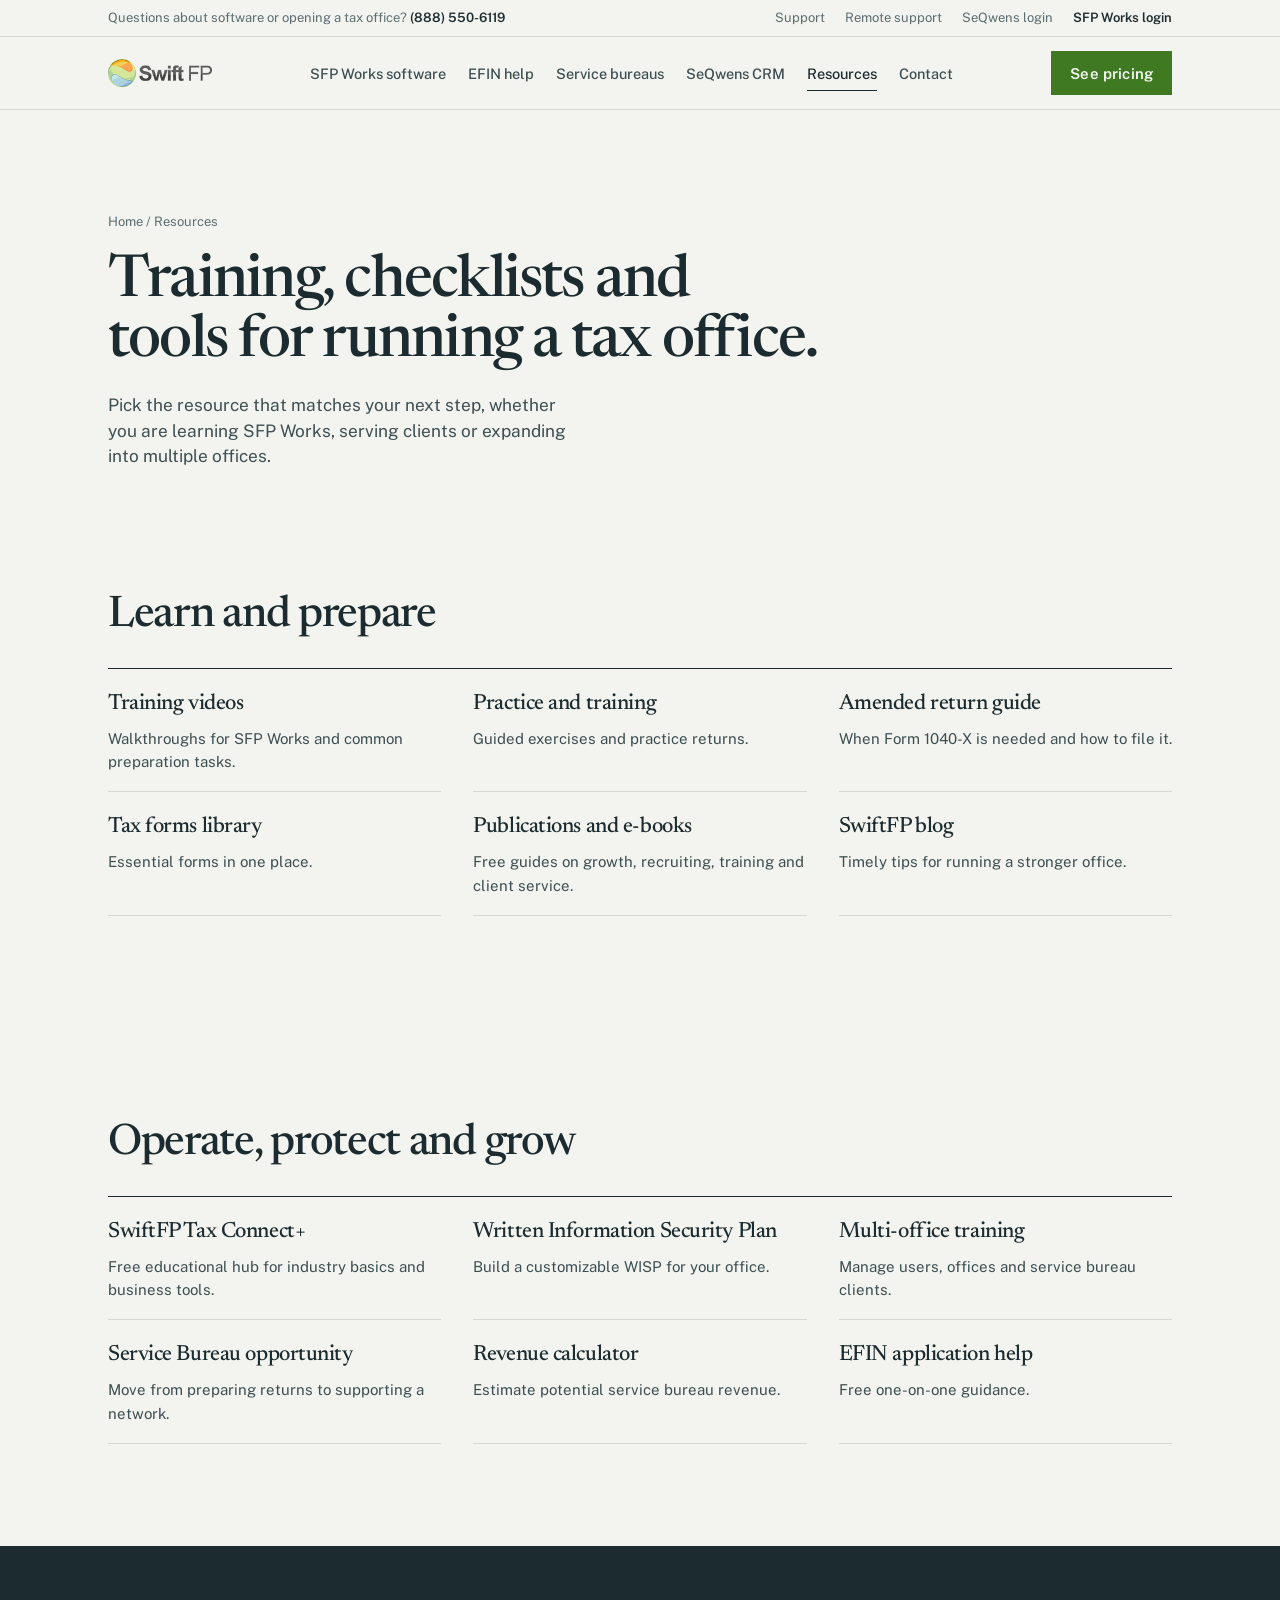
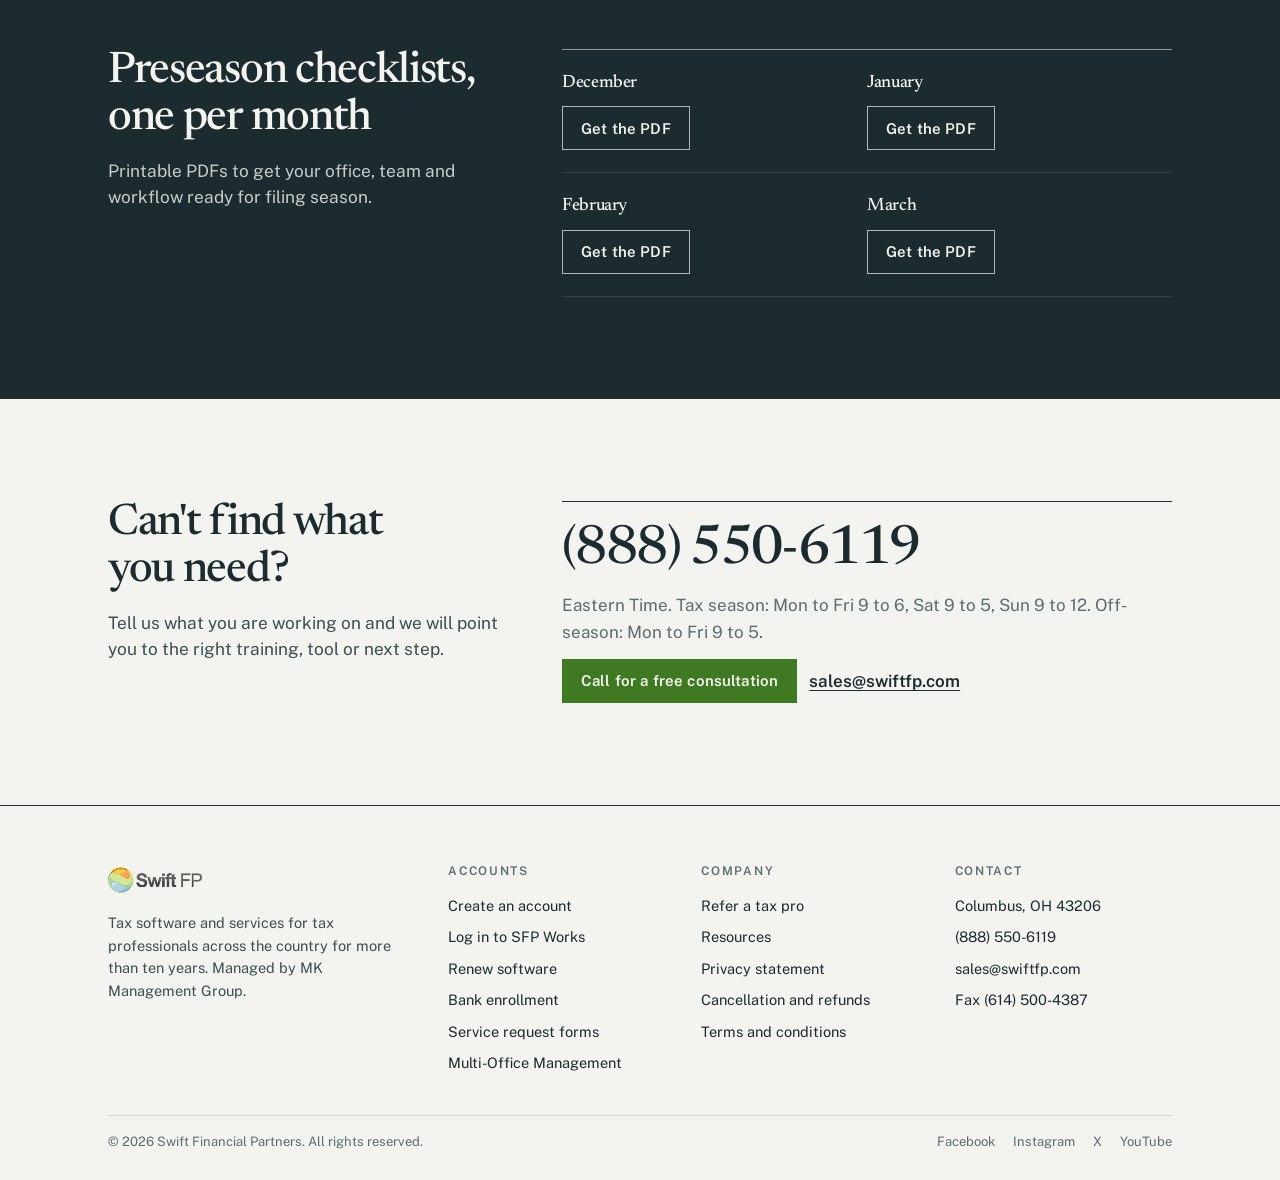
<file: resources.html>
<!doctype html><html lang="en"><head><meta charset="utf-8"><meta name="viewport" content="width=device-width, initial-scale=1"><title>Resources for Tax Professionals | SwiftFP</title><meta name="description" content="SFP Works training videos, preseason checklists, WISP builder, tax forms library, revenue calculator and more for tax offices."><link rel="canonical" href="https://swiftfp.com/resources"><meta property="og:type" content="website"><meta property="og:site_name" content="SwiftFP"><meta property="og:title" content="Resources for Tax Professionals | SwiftFP"><meta property="og:description" content="SFP Works training videos, preseason checklists, WISP builder, tax forms library, revenue calculator and more for tax offices."><meta property="og:url" content="https://swiftfp.com/resources"><meta name="theme-color" content="#F3F4EF"><link rel="icon" type="image/png" href="/assets/favicon.png"><link rel="apple-touch-icon" href="/assets/favicon.png"><link rel="preconnect" href="https://fonts.googleapis.com"><link rel="preconnect" href="https://fonts.gstatic.com" crossorigin><link href="https://fonts.googleapis.com/css2?family=Newsreader:opsz,wght@6..72,400;6..72,500;6..72,600&family=Public+Sans:ital,wght@0,400;0,500;0,600;0,700;1,400&display=swap" rel="stylesheet"><link rel="stylesheet" href="/styles.css"><script type="application/ld+json">{"@context": "https://schema.org", "@type": "Organization", "name": "Swift Financial Partners", "alternateName": "SwiftFP", "url": "https://swiftfp.com", "logo": "https://swiftfp.com/assets/swiftfp-logo.png", "telephone": "+1-888-550-6119", "email": "sales@swiftfp.com", "address": {"@type": "PostalAddress", "addressLocality": "Columbus", "addressRegion": "OH", "postalCode": "43206", "addressCountry": "US"}, "sameAs": ["https://www.facebook.com/swiftfinancialpartners/", "https://www.instagram.com/swiftfp/", "https://twitter.com/swiftfp", "https://www.youtube.com/channel/UCZ7NmAC3mFdjgQOoXd04XPw"]}</script></head><body><a class="skip" href="#main">Skip to content</a><div class="util"><div class="wrap"><p class="msg">Questions about software or opening a tax office? <strong><a href="tel:+18885506119">(888) 550-6119</a></strong></p><nav aria-label="Accounts"><a class="hide-sm" href="/contact#support">Support</a><a class="hide-sm" href="https://fastsupport.gotoassist.com/">Remote support</a><a href="https://crm.seqwens.com/">SeQwens login</a><strong><a href="https://www.mytaxoffice.com/main/pro/Swiftfinancial_login.php">SFP Works login</a></strong></nav></div></div><header class="site-header"><div class="wrap"><a class="brand" href="/" aria-label="SwiftFP home"><img src="/assets/swiftfp-logo.png" alt="Swift FP" width="115" height="44"></a><nav class="main-nav" id="main-nav" aria-label="Main"><ul><li><a href="/software">SFP Works software</a></li><li><a href="/efin">EFIN help</a></li><li><a href="/service-bureau">Service bureaus</a></li><li><a href="/seqwens">SeQwens CRM</a></li><li><a href="/resources" aria-current="page">Resources</a></li><li><a href="/contact">Contact</a></li></ul></nav><div class="header-cta"><a class="btn btn-primary" href="/software#pricing">See pricing</a><button class="menu-btn" type="button" aria-expanded="false" aria-controls="main-nav" aria-label="Open menu"><svg width="22" height="22" viewBox="0 0 24 24" fill="none" stroke="currentColor" stroke-width="2" stroke-linecap="round" aria-hidden="true"><path d="M4 7h16M4 12h16M4 17h16"/></svg></button></div></div></header><main id="main"><section class="page-intro" aria-labelledby="rs-h"><div class="wrap"><div class="inner"><p class="crumb"><a href="/">Home</a> / Resources</p><h1 id="rs-h" class="display h1">Training, checklists and tools for running a tax office.</h1><p class="lede">Pick the resource that matches your next step, whether you are learning SFP Works, serving clients or expanding into multiple offices.</p></div></div></section><section class="section" aria-labelledby="learn-h"><div class="wrap"><h2 id="learn-h" class="display h2">Learn and prepare</h2><div class="cardlist"><a href="https://swiftfp.com/resources/"><strong>Training videos</strong><span>Walkthroughs for SFP Works and common preparation tasks.</span></a><a href="https://swiftfp.com/resources/"><strong>Practice and training</strong><span>Guided exercises and practice returns.</span></a><a href="https://swiftfp.com/resources/"><strong>Amended return guide</strong><span>When Form 1040-X is needed and how to file it.</span></a><a href="https://swiftfp.com/resources/"><strong>Tax forms library</strong><span>Essential forms in one place.</span></a><a href="https://swiftfp.com/resources/"><strong>Publications and e-books</strong><span>Free guides on growth, recruiting, training and client service.</span></a><a href="https://swiftfp.com/resources/"><strong>SwiftFP blog</strong><span>Timely tips for running a stronger office.</span></a></div></div></section><section class="section" aria-labelledby="op-h"><div class="wrap"><h2 id="op-h" class="display h2">Operate, protect and grow</h2><div class="cardlist"><a href="https://swiftfp.com/resources/"><strong>SwiftFP Tax Connect+</strong><span>Free educational hub for industry basics and business tools.</span></a><a href="https://swiftfp.com/resources/"><strong>Written Information Security Plan</strong><span>Build a customizable WISP for your office.</span></a><a href="https://swiftfp.com/resources/"><strong>Multi-office training</strong><span>Manage users, offices and service bureau clients.</span></a><a href="/service-bureau"><strong>Service Bureau opportunity</strong><span>Move from preparing returns to supporting a network.</span></a><a href="https://swiftfp.com/resources/"><strong>Revenue calculator</strong><span>Estimate potential service bureau revenue.</span></a><a href="/efin"><strong>EFIN application help</strong><span>Free one-on-one guidance.</span></a></div></div></section><section class="section dark" aria-labelledby="ck-h"><div class="wrap split"><div><h2 id="ck-h" class="display h2">Preseason checklists, one per month</h2><p class="lede">Printable PDFs to get your office, team and workflow ready for filing season.</p></div><div class="ledger"><div><h3>December</h3><p><a class="btn btn-light" style="min-height:44px; margin-top:6px" href="https://swiftfp.com/resources/">Get the PDF</a></p></div><div><h3>January</h3><p><a class="btn btn-light" style="min-height:44px; margin-top:6px" href="https://swiftfp.com/resources/">Get the PDF</a></p></div><div><h3>February</h3><p><a class="btn btn-light" style="min-height:44px; margin-top:6px" href="https://swiftfp.com/resources/">Get the PDF</a></p></div><div><h3>March</h3><p><a class="btn btn-light" style="min-height:44px; margin-top:6px" href="https://swiftfp.com/resources/">Get the PDF</a></p></div></div></div></section><section class="section" aria-labelledby="rs-call-h"><div class="wrap split"><div><h2 id="rs-call-h" class="display h2">Can't find what you need?</h2><p class="lede">Tell us what you are working on and we will point you to the right training, tool or next step.</p></div><div class="callcard"><a class="phone-big" href="tel:+18885506119">(888) 550-6119</a><p class="muted">Eastern Time. Tax season: Mon to Fri 9 to 6, Sat 9 to 5, Sun 9 to 12. Off-season: Mon to Fri 9 to 5.</p><div class="btn-row"><a class="btn btn-primary" href="tel:+18885506119">Call for a free consultation</a><a class="link-strong" href="mailto:sales@swiftfp.com">sales@swiftfp.com</a></div></div></div></section></main><footer class="site-footer"><div class="wrap"><div class="foot-grid"><div><img src="/assets/swiftfp-logo.png" alt="Swift FP" width="105" height="40" loading="lazy"><p>Tax software and services for tax professionals across the country for more than ten years. Managed by MK Management Group.</p></div><div><h2>Accounts</h2><ul><li><a href="https://www.mytaxoffice.com/main/pro/swiftfinancial_CreateAccount.php">Create an account</a></li><li><a href="https://www.mytaxoffice.com/main/pro/Swiftfinancial_login.php">Log in to SFP Works</a></li><li><a href="https://swiftfp.com/software-renewal/">Renew software</a></li><li><a href="https://swiftfp.com/bank-enrollment/">Bank enrollment</a></li><li><a href="https://swiftfp.com/service-request-forms/">Service request forms</a></li><li><a href="https://www.mytaxoffice.com/mo/home/mo_login.php?isd=75565a6a695055694b75516841417562526c785943426f5a4a6962752f456d305950474b746730682b79553d">Multi-Office Management</a></li></ul></div><div><h2>Company</h2><ul><li><a href="https://swiftfp.com/referral/">Refer a tax pro</a></li><li><a href="/resources">Resources</a></li><li><a href="https://swiftfp.com/privacy/">Privacy statement</a></li><li><a href="https://swiftfp.com/cancellation-refunds/">Cancellation and refunds</a></li><li><a href="https://swiftfp.com/terms-and-conditions-for-sfpworks/">Terms and conditions</a></li></ul></div><div><h2>Contact</h2><ul><li>Columbus, OH 43206</li><li><a href="tel:+18885506119">(888) 550-6119</a></li><li><a href="mailto:sales@swiftfp.com">sales@swiftfp.com</a></li><li>Fax (614) 500-4387</li></ul></div></div><div class="foot-base"><span>© <span data-year>2026</span> Swift Financial Partners. All rights reserved.</span><nav aria-label="Social"><a href="https://www.facebook.com/swiftfinancialpartners/">Facebook</a><a href="https://www.instagram.com/swiftfp/">Instagram</a><a href="https://twitter.com/swiftfp">X</a><a href="https://www.youtube.com/channel/UCZ7NmAC3mFdjgQOoXd04XPw">YouTube</a></nav></div></div></footer><div class="action-bar"><a class="btn btn-line" href="tel:+18885506119">Call us</a><a class="btn btn-primary" href="/software#pricing">See pricing</a></div><script src="/site.js" defer></script></body></html>
</file>
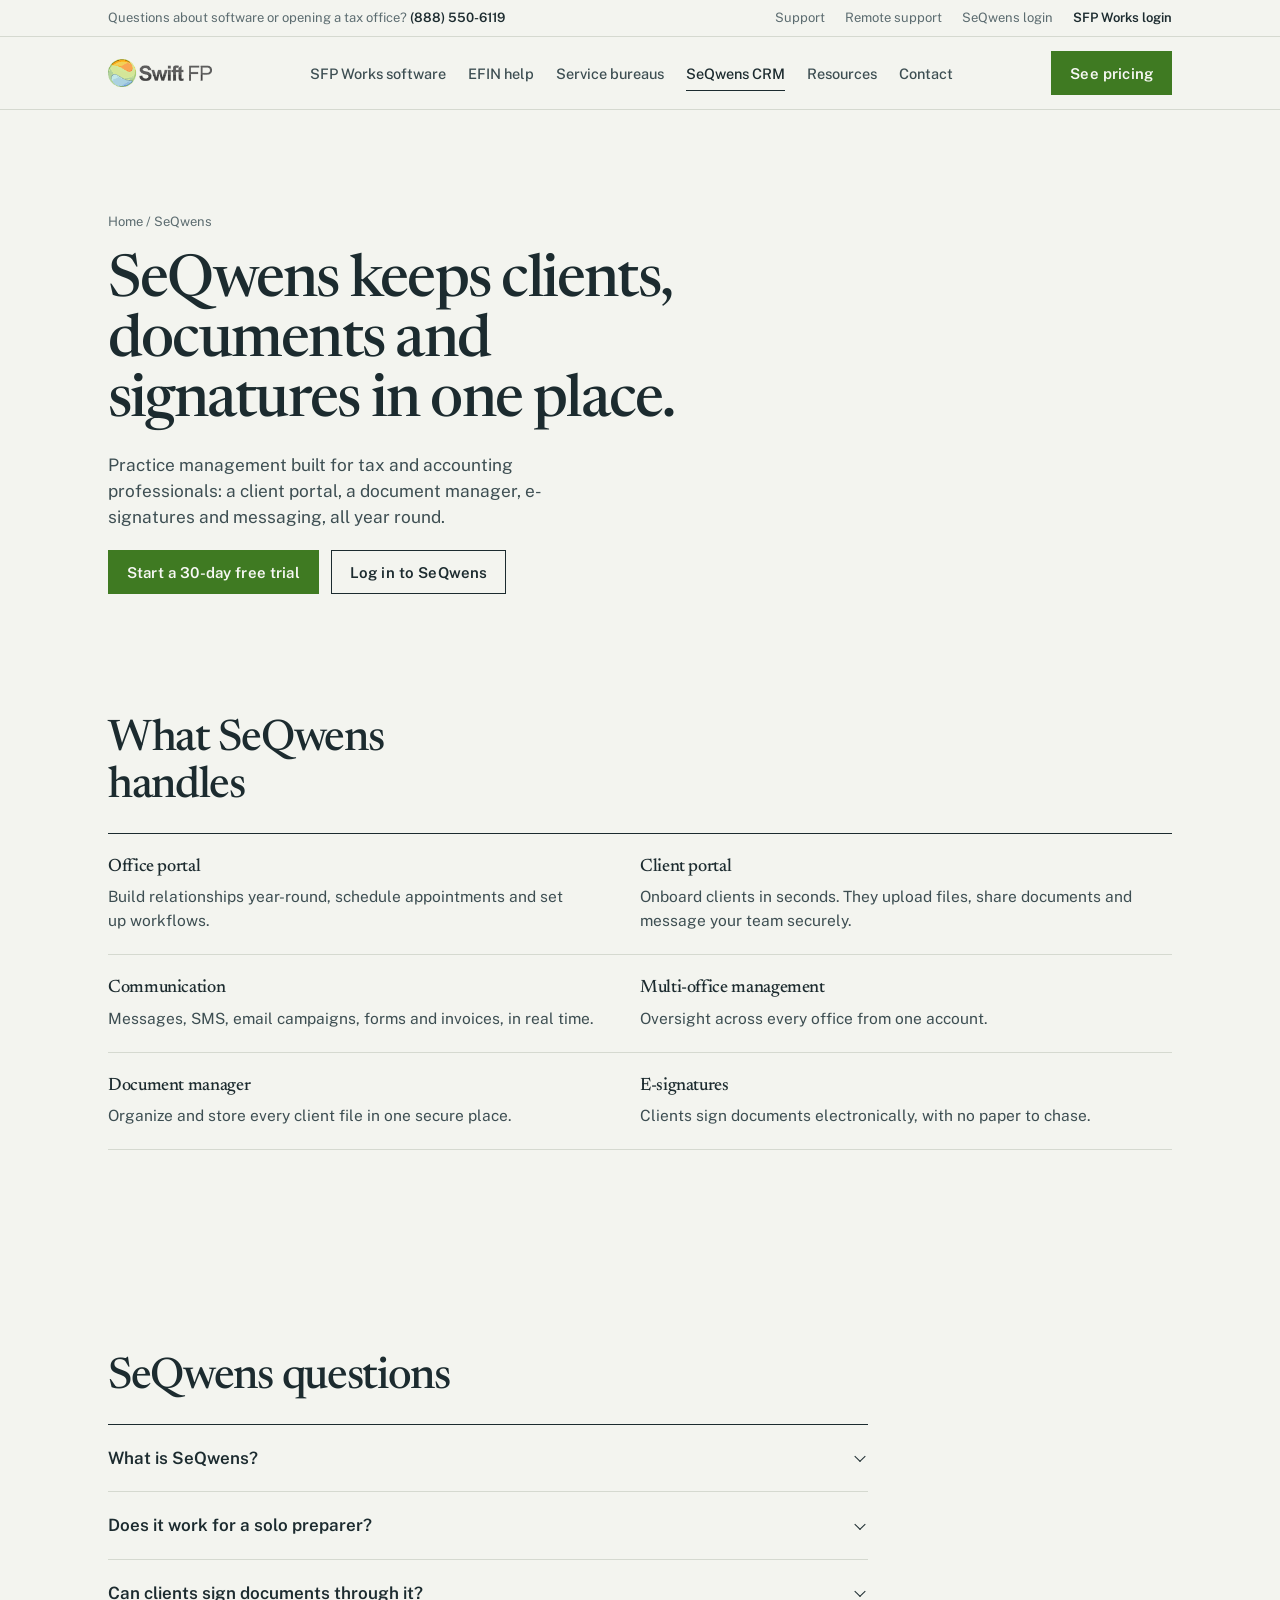
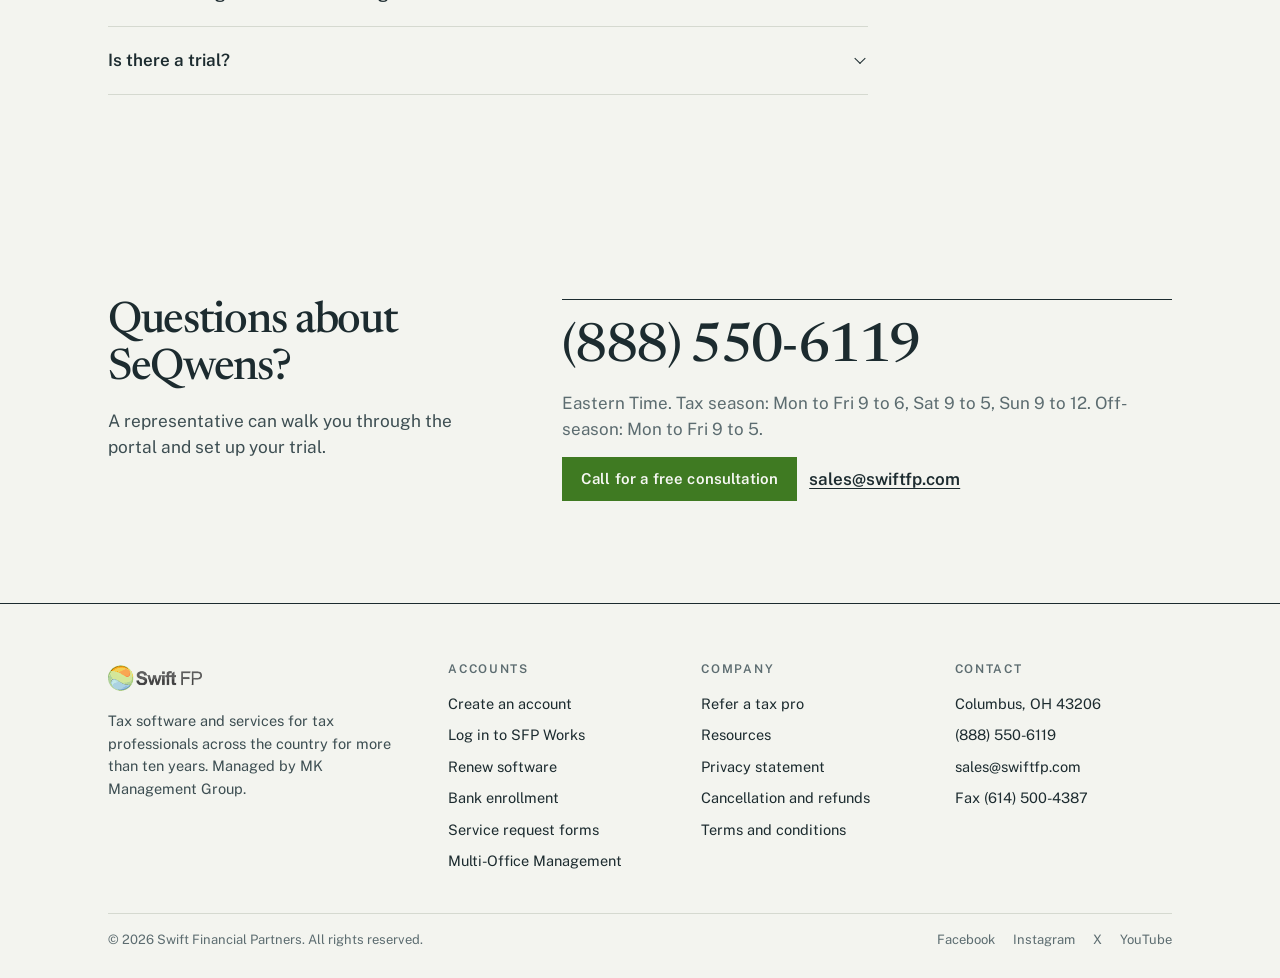
<file: seqwens.html>
<!doctype html><html lang="en"><head><meta charset="utf-8"><meta name="viewport" content="width=device-width, initial-scale=1"><title>SeQwens Practice Management for Tax Professionals | SwiftFP</title><meta name="description" content="SeQwens client portal, document manager, e-signatures and multi-office management for tax and accounting professionals. 30-day free trial."><link rel="canonical" href="https://swiftfp.com/seqwens"><meta property="og:type" content="website"><meta property="og:site_name" content="SwiftFP"><meta property="og:title" content="SeQwens Practice Management for Tax Professionals | SwiftFP"><meta property="og:description" content="SeQwens client portal, document manager, e-signatures and multi-office management for tax and accounting professionals. 30-day free trial."><meta property="og:url" content="https://swiftfp.com/seqwens"><meta name="theme-color" content="#F3F4EF"><link rel="icon" type="image/png" href="/assets/favicon.png"><link rel="apple-touch-icon" href="/assets/favicon.png"><link rel="preconnect" href="https://fonts.googleapis.com"><link rel="preconnect" href="https://fonts.gstatic.com" crossorigin><link href="https://fonts.googleapis.com/css2?family=Newsreader:opsz,wght@6..72,400;6..72,500;6..72,600&family=Public+Sans:ital,wght@0,400;0,500;0,600;0,700;1,400&display=swap" rel="stylesheet"><link rel="stylesheet" href="/styles.css"><script type="application/ld+json">{"@context": "https://schema.org", "@type": "Organization", "name": "Swift Financial Partners", "alternateName": "SwiftFP", "url": "https://swiftfp.com", "logo": "https://swiftfp.com/assets/swiftfp-logo.png", "telephone": "+1-888-550-6119", "email": "sales@swiftfp.com", "address": {"@type": "PostalAddress", "addressLocality": "Columbus", "addressRegion": "OH", "postalCode": "43206", "addressCountry": "US"}, "sameAs": ["https://www.facebook.com/swiftfinancialpartners/", "https://www.instagram.com/swiftfp/", "https://twitter.com/swiftfp", "https://www.youtube.com/channel/UCZ7NmAC3mFdjgQOoXd04XPw"]}</script></head><body><a class="skip" href="#main">Skip to content</a><div class="util"><div class="wrap"><p class="msg">Questions about software or opening a tax office? <strong><a href="tel:+18885506119">(888) 550-6119</a></strong></p><nav aria-label="Accounts"><a class="hide-sm" href="/contact#support">Support</a><a class="hide-sm" href="https://fastsupport.gotoassist.com/">Remote support</a><a href="https://crm.seqwens.com/">SeQwens login</a><strong><a href="https://www.mytaxoffice.com/main/pro/Swiftfinancial_login.php">SFP Works login</a></strong></nav></div></div><header class="site-header"><div class="wrap"><a class="brand" href="/" aria-label="SwiftFP home"><img src="/assets/swiftfp-logo.png" alt="Swift FP" width="115" height="44"></a><nav class="main-nav" id="main-nav" aria-label="Main"><ul><li><a href="/software">SFP Works software</a></li><li><a href="/efin">EFIN help</a></li><li><a href="/service-bureau">Service bureaus</a></li><li><a href="/seqwens" aria-current="page">SeQwens CRM</a></li><li><a href="/resources">Resources</a></li><li><a href="/contact">Contact</a></li></ul></nav><div class="header-cta"><a class="btn btn-primary" href="/software#pricing">See pricing</a><button class="menu-btn" type="button" aria-expanded="false" aria-controls="main-nav" aria-label="Open menu"><svg width="22" height="22" viewBox="0 0 24 24" fill="none" stroke="currentColor" stroke-width="2" stroke-linecap="round" aria-hidden="true"><path d="M4 7h16M4 12h16M4 17h16"/></svg></button></div></div></header><main id="main"><section class="page-intro" aria-labelledby="sq-h"><div class="wrap"><div class="inner"><p class="crumb"><a href="/">Home</a> / SeQwens</p><h1 id="sq-h" class="display h1">SeQwens keeps clients, documents and signatures in one place.</h1><p class="lede">Practice management built for tax and accounting professionals: a client portal, a document manager, e-signatures and messaging, all year round.</p><div class="btn-row"><a class="btn btn-primary" href="https://swiftfp.com/seqwens-tool/">Start a 30-day free trial</a><a class="btn btn-line" href="https://crm.seqwens.com/">Log in to SeQwens</a></div></div></div></section><section class="section" aria-labelledby="sqf-h"><div class="wrap"><div class="section-head"><h2 id="sqf-h" class="display h2">What SeQwens handles</h2></div><div class="ledger"><div><h3>Office portal</h3><p>Build relationships year-round, schedule appointments and set up workflows.</p></div><div><h3>Client portal</h3><p>Onboard clients in seconds. They upload files, share documents and message your team securely.</p></div><div><h3>Communication</h3><p>Messages, SMS, email campaigns, forms and invoices, in real time.</p></div><div><h3>Multi-office management</h3><p>Oversight across every office from one account.</p></div><div><h3>Document manager</h3><p>Organize and store every client file in one secure place.</p></div><div><h3>E-signatures</h3><p>Clients sign documents electronically, with no paper to chase.</p></div></div></div></section><section class="section white" aria-labelledby="sqfaq-h"><div class="wrap"><div class="section-head"><h2 id="sqfaq-h" class="display h2">SeQwens questions</h2></div><div class="faq"><details><summary>What is SeQwens?</summary><p>Practice management software designed for tax and accounting professionals, with a document manager, client portal and e-signature tools.</p></details><details><summary>Does it work for a solo preparer?</summary><p>Yes. It is built to stay simple for solo practitioners and small firms, and scales to multiple offices.</p></details><details><summary>Can clients sign documents through it?</summary><p>Yes. The built-in e-signature tool lets clients sign electronically.</p></details><details><summary>Is there a trial?</summary><p>Yes, 30 days free. Questions first? Call a representative at (888) 550-6119.</p></details></div></div></section><section class="section" aria-labelledby="sq-call-h"><div class="wrap split"><div><h2 id="sq-call-h" class="display h2">Questions about SeQwens?</h2><p class="lede">A representative can walk you through the portal and set up your trial.</p></div><div class="callcard"><a class="phone-big" href="tel:+18885506119">(888) 550-6119</a><p class="muted">Eastern Time. Tax season: Mon to Fri 9 to 6, Sat 9 to 5, Sun 9 to 12. Off-season: Mon to Fri 9 to 5.</p><div class="btn-row"><a class="btn btn-primary" href="tel:+18885506119">Call for a free consultation</a><a class="link-strong" href="mailto:sales@swiftfp.com">sales@swiftfp.com</a></div></div></div></section></main><footer class="site-footer"><div class="wrap"><div class="foot-grid"><div><img src="/assets/swiftfp-logo.png" alt="Swift FP" width="105" height="40" loading="lazy"><p>Tax software and services for tax professionals across the country for more than ten years. Managed by MK Management Group.</p></div><div><h2>Accounts</h2><ul><li><a href="https://www.mytaxoffice.com/main/pro/swiftfinancial_CreateAccount.php">Create an account</a></li><li><a href="https://www.mytaxoffice.com/main/pro/Swiftfinancial_login.php">Log in to SFP Works</a></li><li><a href="https://swiftfp.com/software-renewal/">Renew software</a></li><li><a href="https://swiftfp.com/bank-enrollment/">Bank enrollment</a></li><li><a href="https://swiftfp.com/service-request-forms/">Service request forms</a></li><li><a href="https://www.mytaxoffice.com/mo/home/mo_login.php?isd=75565a6a695055694b75516841417562526c785943426f5a4a6962752f456d305950474b746730682b79553d">Multi-Office Management</a></li></ul></div><div><h2>Company</h2><ul><li><a href="https://swiftfp.com/referral/">Refer a tax pro</a></li><li><a href="/resources">Resources</a></li><li><a href="https://swiftfp.com/privacy/">Privacy statement</a></li><li><a href="https://swiftfp.com/cancellation-refunds/">Cancellation and refunds</a></li><li><a href="https://swiftfp.com/terms-and-conditions-for-sfpworks/">Terms and conditions</a></li></ul></div><div><h2>Contact</h2><ul><li>Columbus, OH 43206</li><li><a href="tel:+18885506119">(888) 550-6119</a></li><li><a href="mailto:sales@swiftfp.com">sales@swiftfp.com</a></li><li>Fax (614) 500-4387</li></ul></div></div><div class="foot-base"><span>© <span data-year>2026</span> Swift Financial Partners. All rights reserved.</span><nav aria-label="Social"><a href="https://www.facebook.com/swiftfinancialpartners/">Facebook</a><a href="https://www.instagram.com/swiftfp/">Instagram</a><a href="https://twitter.com/swiftfp">X</a><a href="https://www.youtube.com/channel/UCZ7NmAC3mFdjgQOoXd04XPw">YouTube</a></nav></div></div></footer><div class="action-bar"><a class="btn btn-line" href="tel:+18885506119">Call us</a><a class="btn btn-primary" href="/software#pricing">See pricing</a></div><script src="/site.js" defer></script></body></html>
</file>
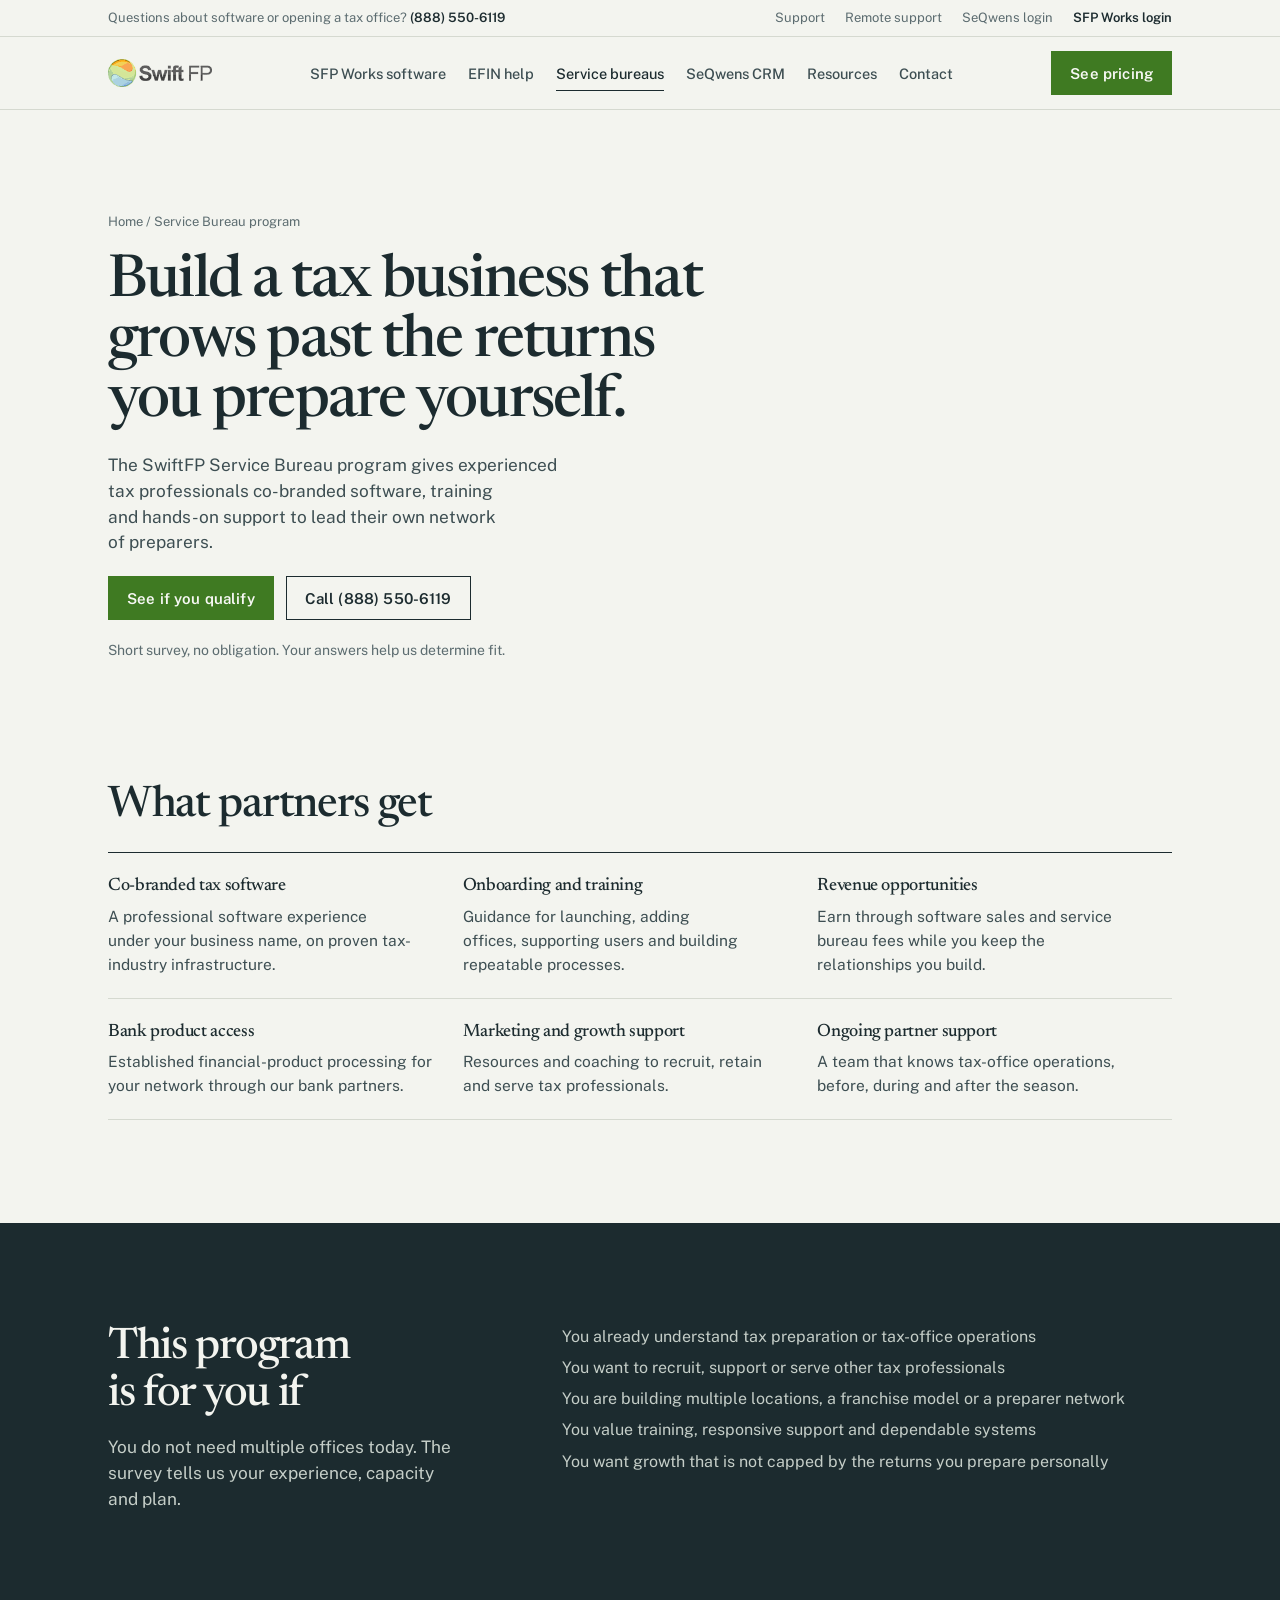
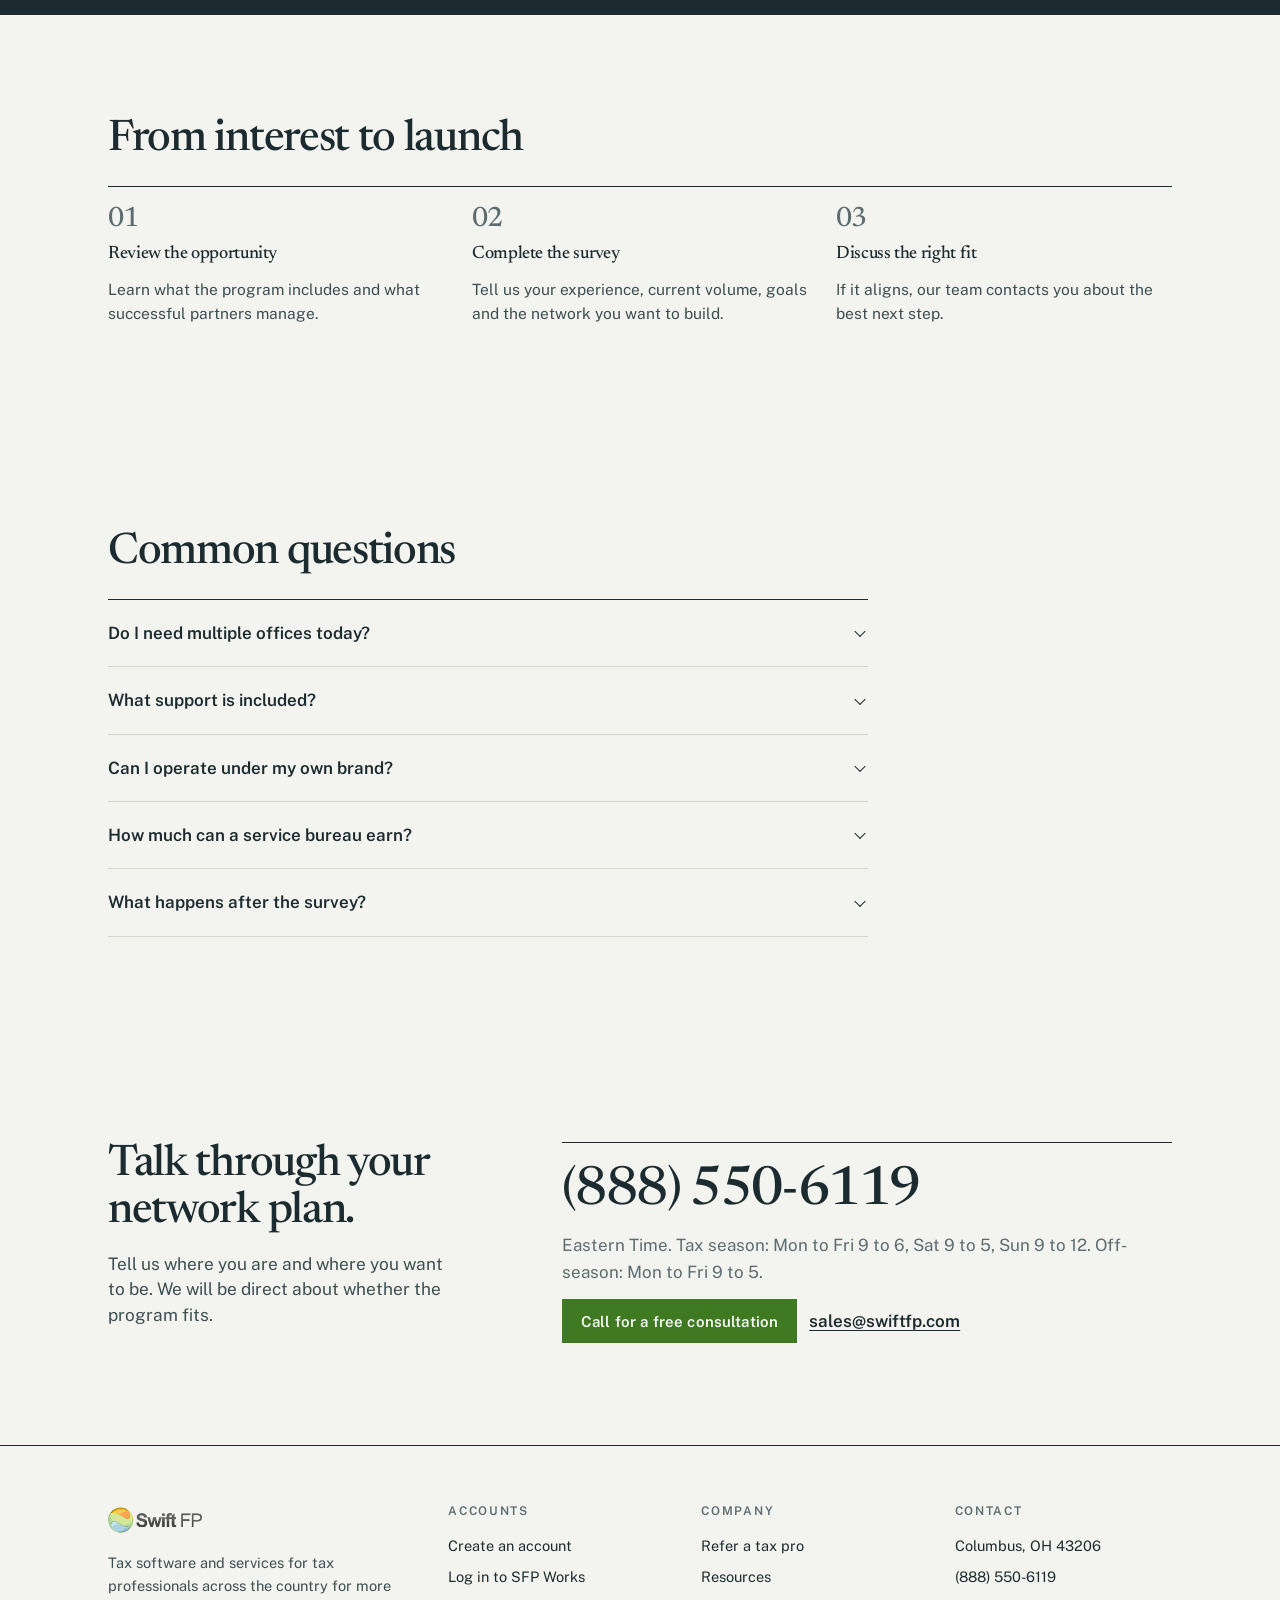
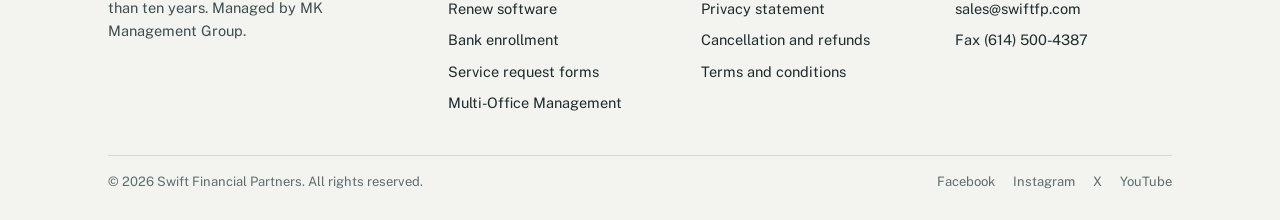
<file: service-bureau.html>
<!doctype html><html lang="en"><head><meta charset="utf-8"><meta name="viewport" content="width=device-width, initial-scale=1"><title>Service Bureau Program for Tax Professionals | SwiftFP</title><meta name="description" content="Co-branded tax software, training, bank product access and partner support to build your own network of tax preparers with SwiftFP."><link rel="canonical" href="https://swiftfp.com/service-bureau"><meta property="og:type" content="website"><meta property="og:site_name" content="SwiftFP"><meta property="og:title" content="Service Bureau Program for Tax Professionals | SwiftFP"><meta property="og:description" content="Co-branded tax software, training, bank product access and partner support to build your own network of tax preparers with SwiftFP."><meta property="og:url" content="https://swiftfp.com/service-bureau"><meta name="theme-color" content="#F3F4EF"><link rel="icon" type="image/png" href="/assets/favicon.png"><link rel="apple-touch-icon" href="/assets/favicon.png"><link rel="preconnect" href="https://fonts.googleapis.com"><link rel="preconnect" href="https://fonts.gstatic.com" crossorigin><link href="https://fonts.googleapis.com/css2?family=Newsreader:opsz,wght@6..72,400;6..72,500;6..72,600&family=Public+Sans:ital,wght@0,400;0,500;0,600;0,700;1,400&display=swap" rel="stylesheet"><link rel="stylesheet" href="/styles.css"><script type="application/ld+json">{"@context": "https://schema.org", "@type": "Organization", "name": "Swift Financial Partners", "alternateName": "SwiftFP", "url": "https://swiftfp.com", "logo": "https://swiftfp.com/assets/swiftfp-logo.png", "telephone": "+1-888-550-6119", "email": "sales@swiftfp.com", "address": {"@type": "PostalAddress", "addressLocality": "Columbus", "addressRegion": "OH", "postalCode": "43206", "addressCountry": "US"}, "sameAs": ["https://www.facebook.com/swiftfinancialpartners/", "https://www.instagram.com/swiftfp/", "https://twitter.com/swiftfp", "https://www.youtube.com/channel/UCZ7NmAC3mFdjgQOoXd04XPw"]}</script></head><body><a class="skip" href="#main">Skip to content</a><div class="util"><div class="wrap"><p class="msg">Questions about software or opening a tax office? <strong><a href="tel:+18885506119">(888) 550-6119</a></strong></p><nav aria-label="Accounts"><a class="hide-sm" href="/contact#support">Support</a><a class="hide-sm" href="https://fastsupport.gotoassist.com/">Remote support</a><a href="https://crm.seqwens.com/">SeQwens login</a><strong><a href="https://www.mytaxoffice.com/main/pro/Swiftfinancial_login.php">SFP Works login</a></strong></nav></div></div><header class="site-header"><div class="wrap"><a class="brand" href="/" aria-label="SwiftFP home"><img src="/assets/swiftfp-logo.png" alt="Swift FP" width="115" height="44"></a><nav class="main-nav" id="main-nav" aria-label="Main"><ul><li><a href="/software">SFP Works software</a></li><li><a href="/efin">EFIN help</a></li><li><a href="/service-bureau" aria-current="page">Service bureaus</a></li><li><a href="/seqwens">SeQwens CRM</a></li><li><a href="/resources">Resources</a></li><li><a href="/contact">Contact</a></li></ul></nav><div class="header-cta"><a class="btn btn-primary" href="/software#pricing">See pricing</a><button class="menu-btn" type="button" aria-expanded="false" aria-controls="main-nav" aria-label="Open menu"><svg width="22" height="22" viewBox="0 0 24 24" fill="none" stroke="currentColor" stroke-width="2" stroke-linecap="round" aria-hidden="true"><path d="M4 7h16M4 12h16M4 17h16"/></svg></button></div></div></header><main id="main"><section class="page-intro" aria-labelledby="sb-h"><div class="wrap"><div class="inner"><p class="crumb"><a href="/">Home</a> / Service Bureau program</p><h1 id="sb-h" class="display h1">Build a tax business that grows past the returns you prepare yourself.</h1><p class="lede">The SwiftFP Service Bureau program gives experienced tax professionals co-branded software, training and hands-on support to lead their own network of preparers.</p><div class="btn-row"><a class="btn btn-primary" href="https://swiftfp.com/reseller/">See if you qualify</a><a class="btn btn-line" href="tel:+18885506119">Call (888) 550-6119</a></div><p class="fine">Short survey, no obligation. Your answers help us determine fit.</p></div></div></section><section class="section" aria-labelledby="inc-h"><div class="wrap"><div class="section-head"><h2 id="inc-h" class="display h2">What partners get</h2></div><div class="ledger ledger-3"><div><h3>Co-branded tax software</h3><p>A professional software experience under your business name, on proven tax-industry infrastructure.</p></div><div><h3>Onboarding and training</h3><p>Guidance for launching, adding offices, supporting users and building repeatable processes.</p></div><div><h3>Revenue opportunities</h3><p>Earn through software sales and service bureau fees while you keep the relationships you build.</p></div><div><h3>Bank product access</h3><p>Established financial-product processing for your network through our bank partners.</p></div><div><h3>Marketing and growth support</h3><p>Resources and coaching to recruit, retain and serve tax professionals.</p></div><div><h3>Ongoing partner support</h3><p>A team that knows tax-office operations, before, during and after the season.</p></div></div></div></section><section class="section dark" aria-labelledby="fit-h"><div class="wrap split"><div><h2 id="fit-h" class="display h2">This program is for you if</h2><p class="lede">You do not need multiple offices today. The survey tells us your experience, capacity and plan.</p></div><ul class="squares"><li>You already understand tax preparation or tax-office operations</li><li>You want to recruit, support or serve other tax professionals</li><li>You are building multiple locations, a franchise model or a preparer network</li><li>You value training, responsive support and dependable systems</li><li>You want growth that is not capped by the returns you prepare personally</li></ul></div></section><section class="section" aria-labelledby="sbhow-h"><div class="wrap"><div class="section-head"><h2 id="sbhow-h" class="display h2">From interest to launch</h2></div><ol class="steps"><li><h3>Review the opportunity</h3><p>Learn what the program includes and what successful partners manage.</p></li><li><h3>Complete the survey</h3><p>Tell us your experience, current volume, goals and the network you want to build.</p></li><li><h3>Discuss the right fit</h3><p>If it aligns, our team contacts you about the best next step.</p></li></ol></div></section><section class="section white" aria-labelledby="sbfaq-h"><div class="wrap"><div class="section-head"><h2 id="sbfaq-h" class="display h2">Common questions</h2></div><div class="faq"><details><summary>Do I need multiple offices today?</summary><p>No. The survey helps us understand your current experience, capacity and growth plan so we can tell whether the program fits.</p></details><details><summary>What support is included?</summary><p>Qualified partners receive onboarding, training, operational guidance and ongoing support for tax software and service bureau growth.</p></details><details><summary>Can I operate under my own brand?</summary><p>Yes. The program includes co-branding options so your preparers see your business, backed by SwiftFP.</p></details><details><summary>How much can a service bureau earn?</summary><p>It depends on how many offices you support, their volume and the fees you set. Use the revenue calculator in Resources for an estimate, then walk through your own numbers with our team.</p></details><details><summary>What happens after the survey?</summary><p>The team reviews your responses. If there is a potential fit, someone follows up to discuss goals, responsibilities and next steps.</p></details></div></div></section><section class="section" aria-labelledby="sb-call-h"><div class="wrap split"><div><h2 id="sb-call-h" class="display h2">Talk through your network plan.</h2><p class="lede">Tell us where you are and where you want to be. We will be direct about whether the program fits.</p></div><div class="callcard"><a class="phone-big" href="tel:+18885506119">(888) 550-6119</a><p class="muted">Eastern Time. Tax season: Mon to Fri 9 to 6, Sat 9 to 5, Sun 9 to 12. Off-season: Mon to Fri 9 to 5.</p><div class="btn-row"><a class="btn btn-primary" href="tel:+18885506119">Call for a free consultation</a><a class="link-strong" href="mailto:sales@swiftfp.com">sales@swiftfp.com</a></div></div></div></section></main><footer class="site-footer"><div class="wrap"><div class="foot-grid"><div><img src="/assets/swiftfp-logo.png" alt="Swift FP" width="105" height="40" loading="lazy"><p>Tax software and services for tax professionals across the country for more than ten years. Managed by MK Management Group.</p></div><div><h2>Accounts</h2><ul><li><a href="https://www.mytaxoffice.com/main/pro/swiftfinancial_CreateAccount.php">Create an account</a></li><li><a href="https://www.mytaxoffice.com/main/pro/Swiftfinancial_login.php">Log in to SFP Works</a></li><li><a href="https://swiftfp.com/software-renewal/">Renew software</a></li><li><a href="https://swiftfp.com/bank-enrollment/">Bank enrollment</a></li><li><a href="https://swiftfp.com/service-request-forms/">Service request forms</a></li><li><a href="https://www.mytaxoffice.com/mo/home/mo_login.php?isd=75565a6a695055694b75516841417562526c785943426f5a4a6962752f456d305950474b746730682b79553d">Multi-Office Management</a></li></ul></div><div><h2>Company</h2><ul><li><a href="https://swiftfp.com/referral/">Refer a tax pro</a></li><li><a href="/resources">Resources</a></li><li><a href="https://swiftfp.com/privacy/">Privacy statement</a></li><li><a href="https://swiftfp.com/cancellation-refunds/">Cancellation and refunds</a></li><li><a href="https://swiftfp.com/terms-and-conditions-for-sfpworks/">Terms and conditions</a></li></ul></div><div><h2>Contact</h2><ul><li>Columbus, OH 43206</li><li><a href="tel:+18885506119">(888) 550-6119</a></li><li><a href="mailto:sales@swiftfp.com">sales@swiftfp.com</a></li><li>Fax (614) 500-4387</li></ul></div></div><div class="foot-base"><span>© <span data-year>2026</span> Swift Financial Partners. All rights reserved.</span><nav aria-label="Social"><a href="https://www.facebook.com/swiftfinancialpartners/">Facebook</a><a href="https://www.instagram.com/swiftfp/">Instagram</a><a href="https://twitter.com/swiftfp">X</a><a href="https://www.youtube.com/channel/UCZ7NmAC3mFdjgQOoXd04XPw">YouTube</a></nav></div></div></footer><div class="action-bar"><a class="btn btn-line" href="tel:+18885506119">Call us</a><a class="btn btn-primary" href="/software#pricing">See pricing</a></div><script src="/site.js" defer></script></body></html>
</file>
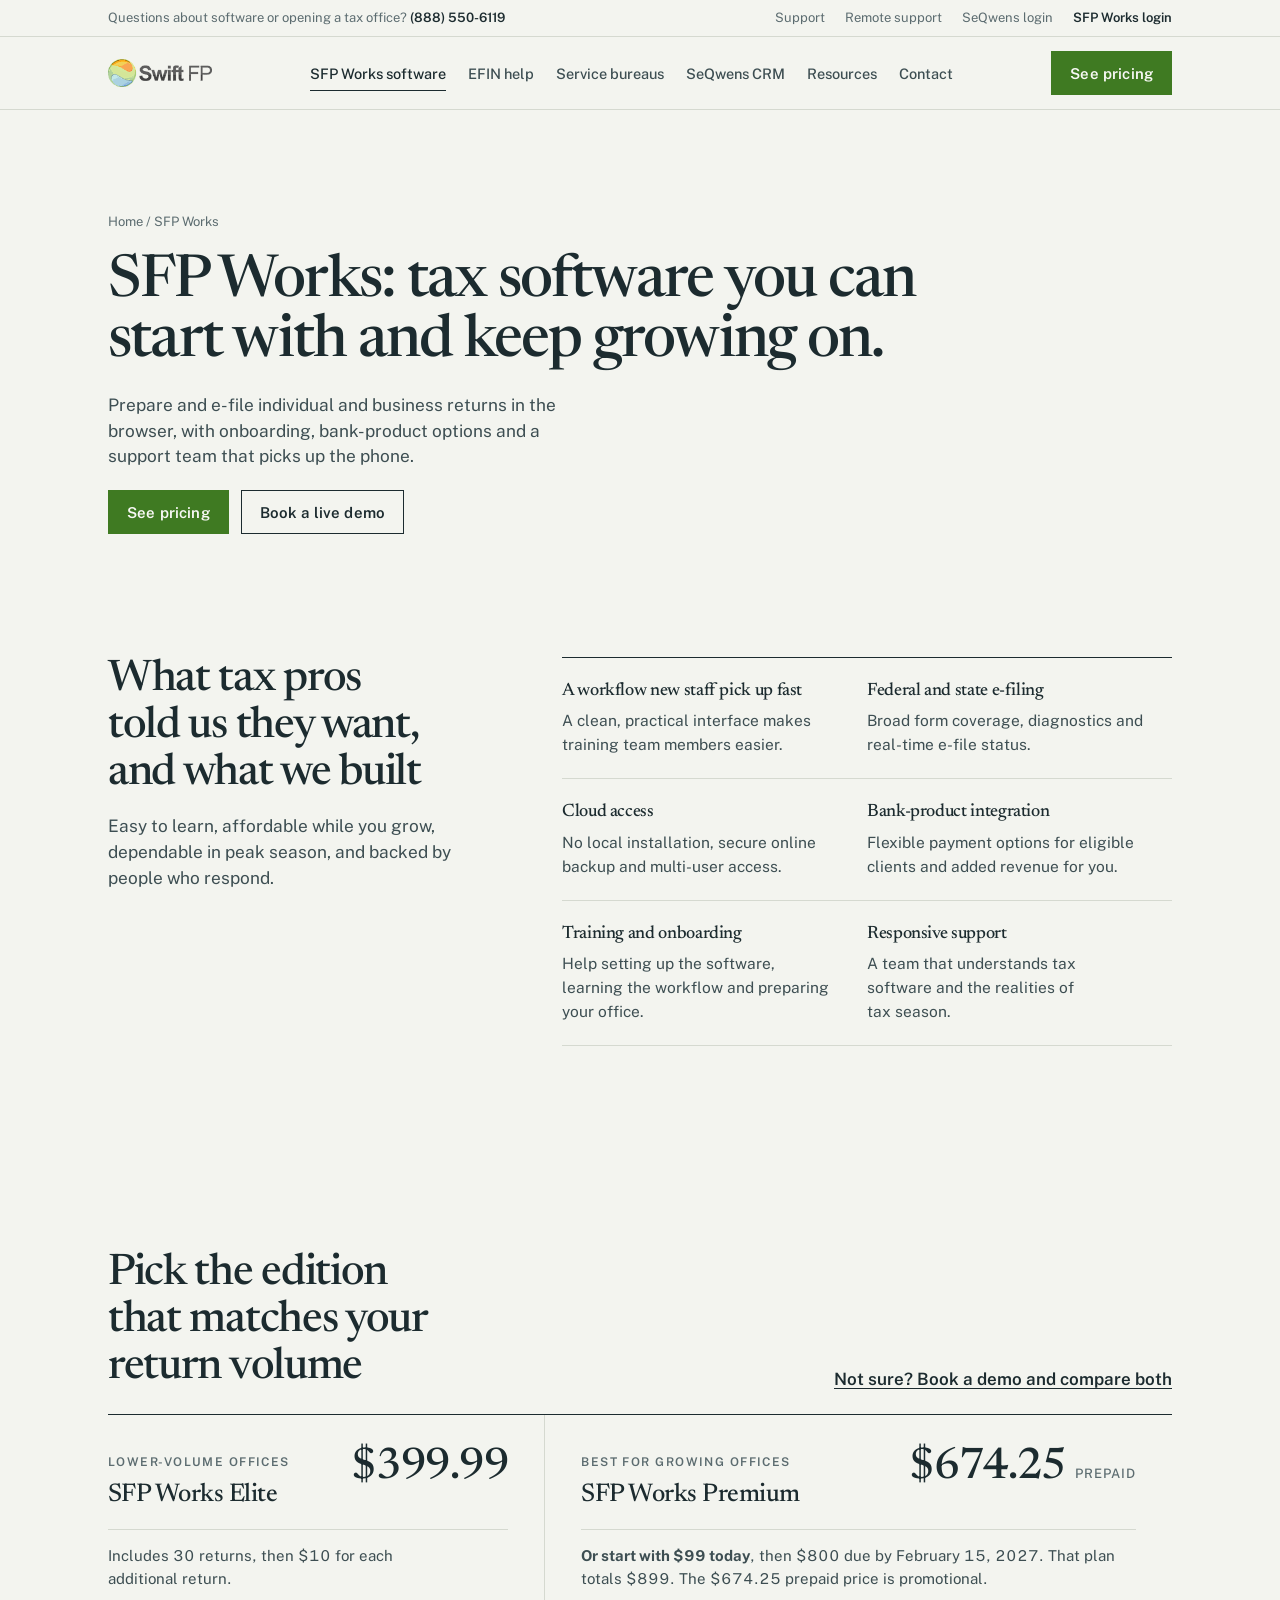
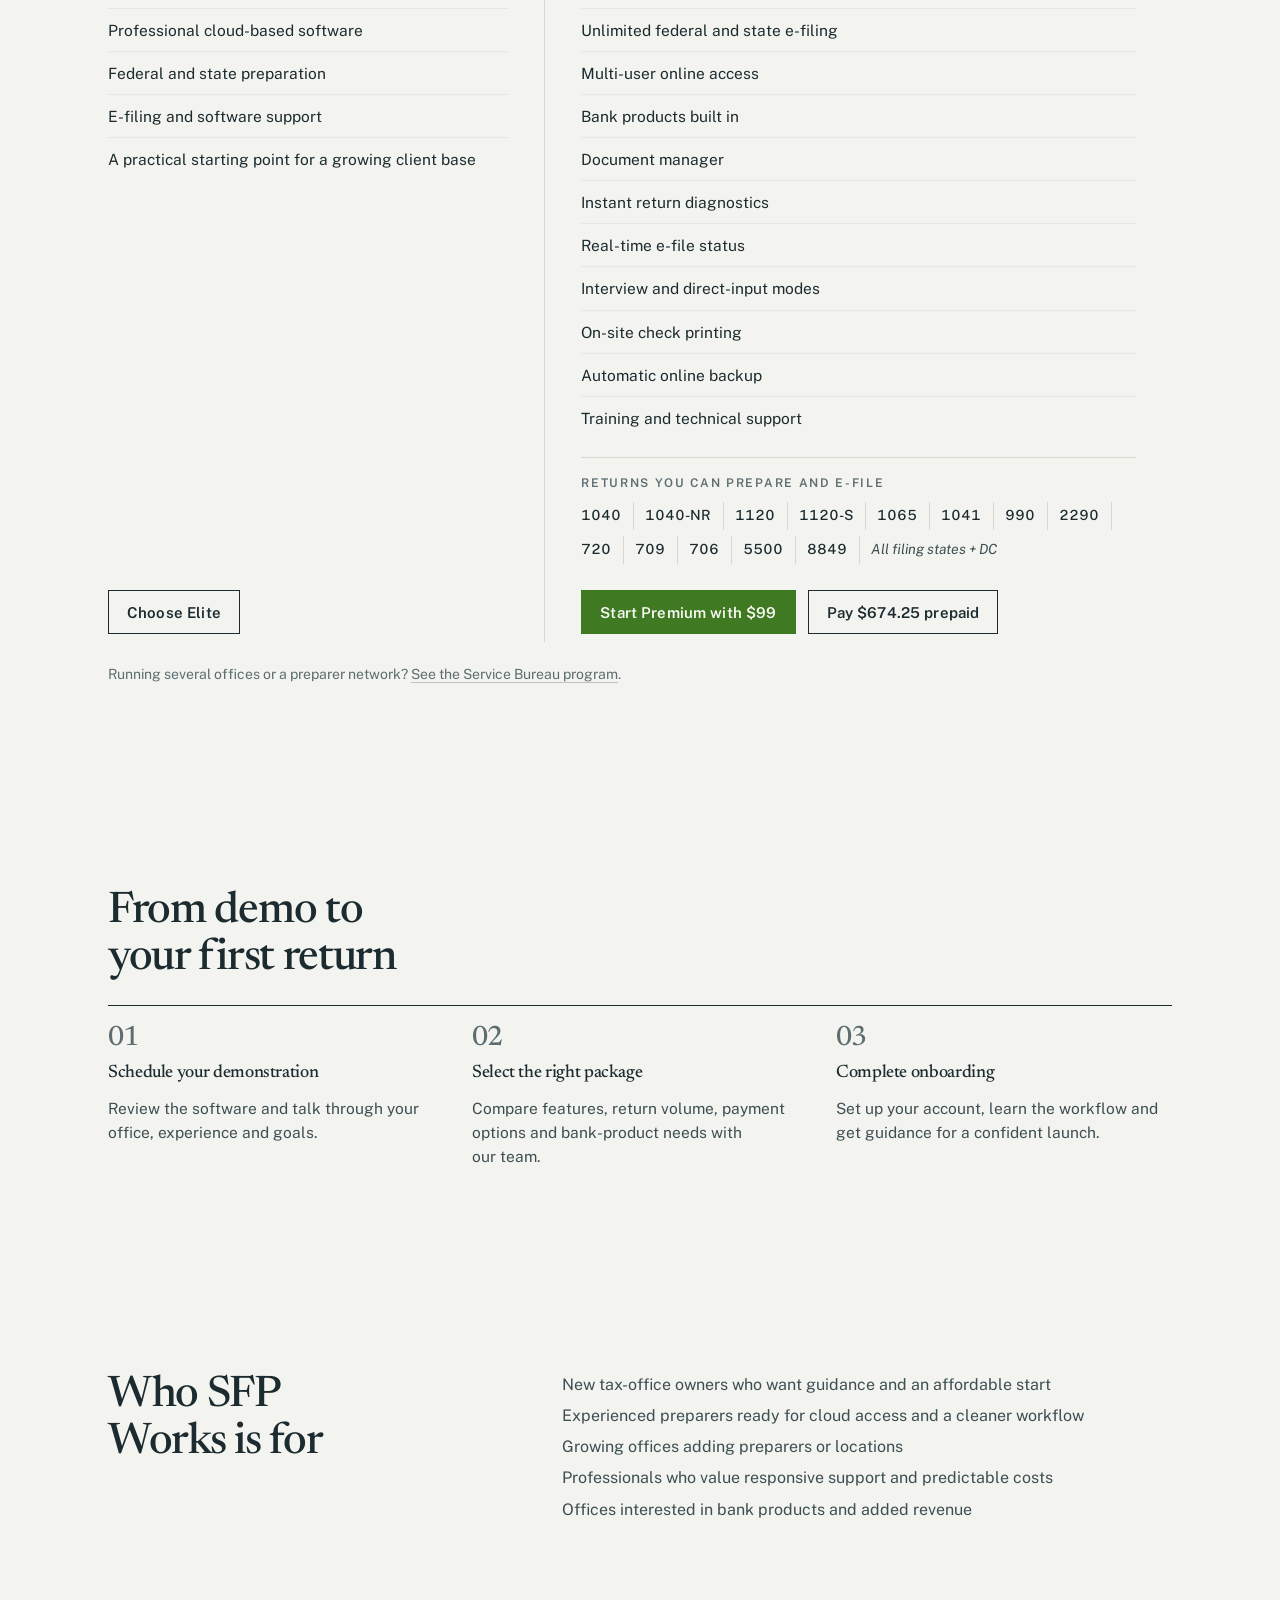
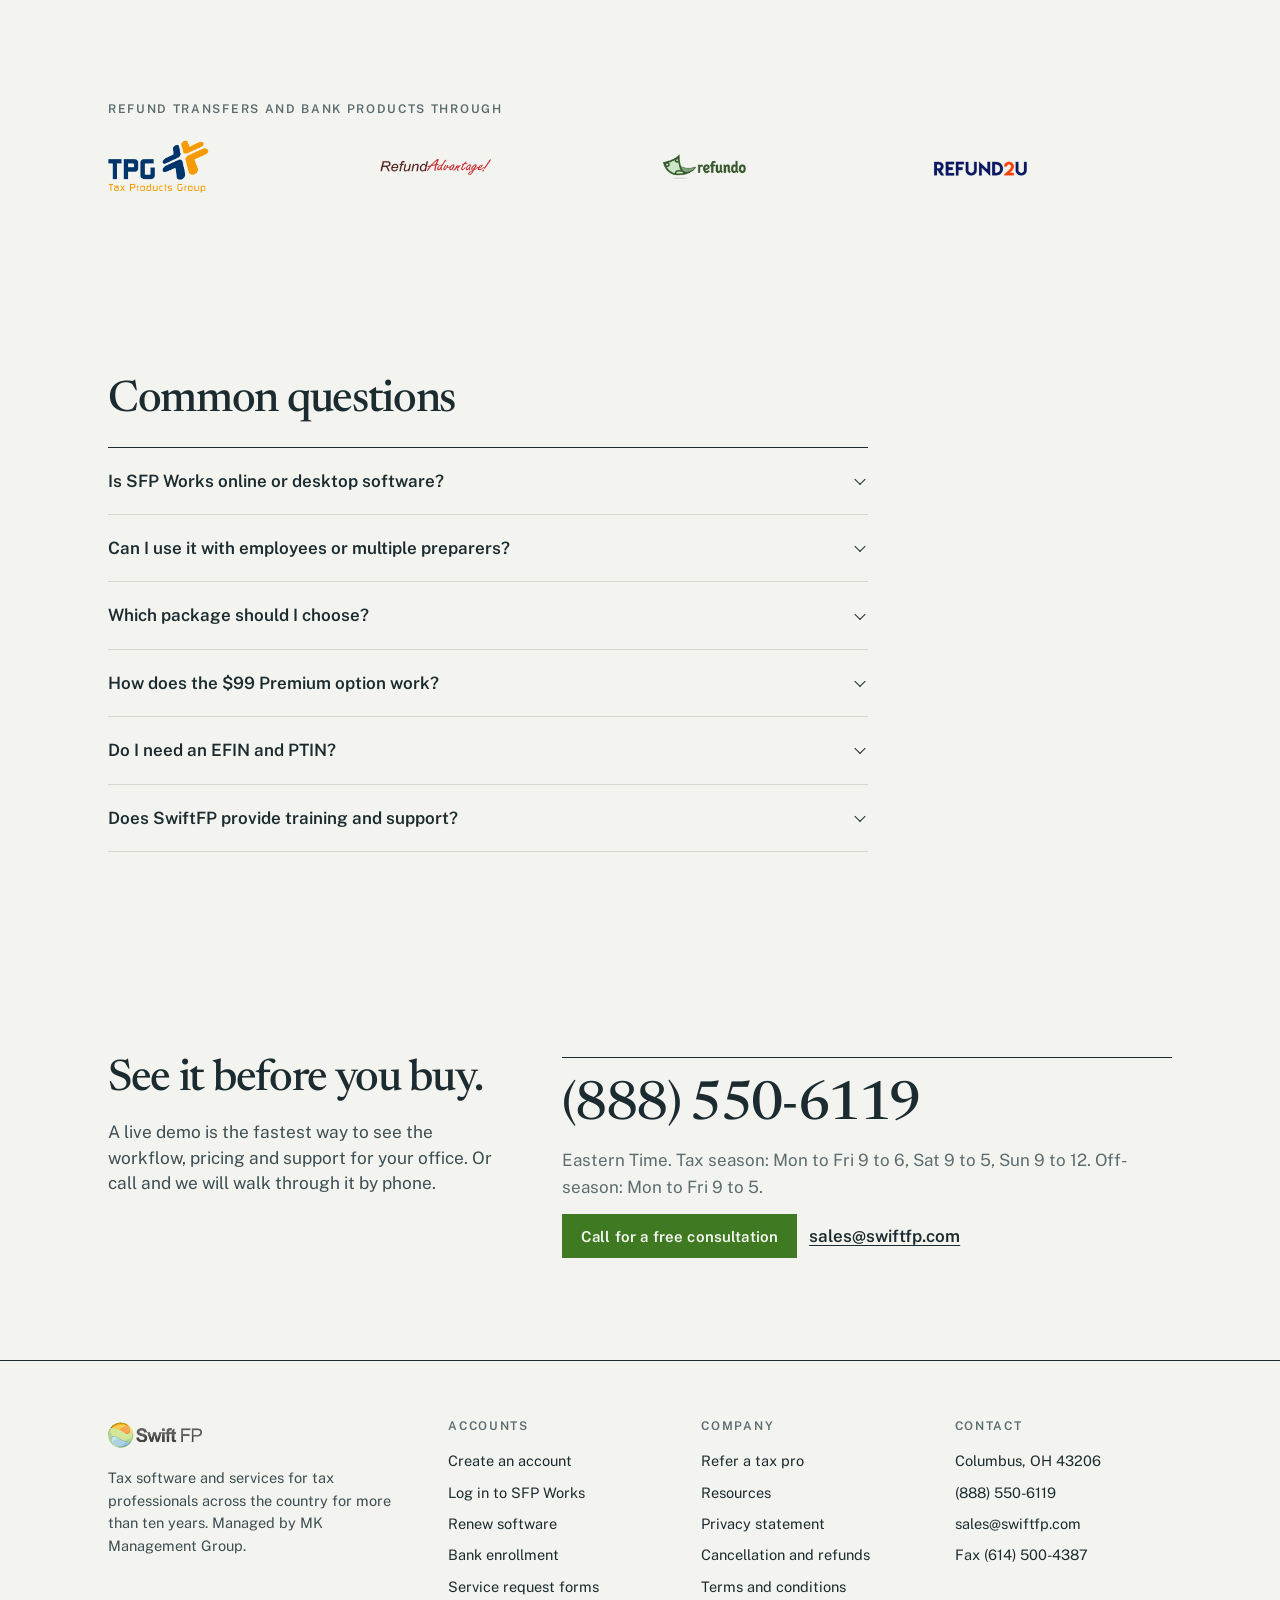
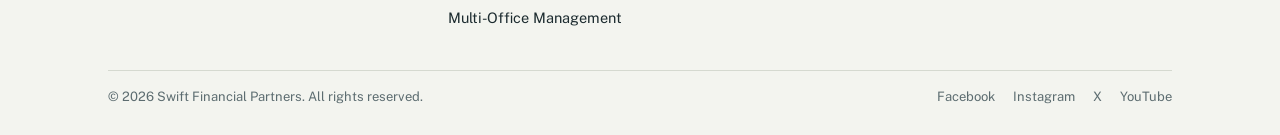
<file: software.html>
<!doctype html><html lang="en"><head><meta charset="utf-8"><meta name="viewport" content="width=device-width, initial-scale=1"><title>SFP Works Tax Software: Elite and Premium Pricing | SwiftFP</title><meta name="description" content="Compare SFP Works Elite ($399.99, 30 returns) and Premium (unlimited e-filing, $674.25 prepaid or $99 down). Cloud-based professional tax software."><link rel="canonical" href="https://swiftfp.com/software"><meta property="og:type" content="website"><meta property="og:site_name" content="SwiftFP"><meta property="og:title" content="SFP Works Tax Software: Elite and Premium Pricing | SwiftFP"><meta property="og:description" content="Compare SFP Works Elite ($399.99, 30 returns) and Premium (unlimited e-filing, $674.25 prepaid or $99 down). Cloud-based professional tax software."><meta property="og:url" content="https://swiftfp.com/software"><meta name="theme-color" content="#F3F4EF"><link rel="icon" type="image/png" href="/assets/favicon.png"><link rel="apple-touch-icon" href="/assets/favicon.png"><link rel="preconnect" href="https://fonts.googleapis.com"><link rel="preconnect" href="https://fonts.gstatic.com" crossorigin><link href="https://fonts.googleapis.com/css2?family=Newsreader:opsz,wght@6..72,400;6..72,500;6..72,600&family=Public+Sans:ital,wght@0,400;0,500;0,600;0,700;1,400&display=swap" rel="stylesheet"><link rel="stylesheet" href="/styles.css"><script type="application/ld+json">{"@context": "https://schema.org", "@type": "Organization", "name": "Swift Financial Partners", "alternateName": "SwiftFP", "url": "https://swiftfp.com", "logo": "https://swiftfp.com/assets/swiftfp-logo.png", "telephone": "+1-888-550-6119", "email": "sales@swiftfp.com", "address": {"@type": "PostalAddress", "addressLocality": "Columbus", "addressRegion": "OH", "postalCode": "43206", "addressCountry": "US"}, "sameAs": ["https://www.facebook.com/swiftfinancialpartners/", "https://www.instagram.com/swiftfp/", "https://twitter.com/swiftfp", "https://www.youtube.com/channel/UCZ7NmAC3mFdjgQOoXd04XPw"]}</script></head><body><a class="skip" href="#main">Skip to content</a><div class="util"><div class="wrap"><p class="msg">Questions about software or opening a tax office? <strong><a href="tel:+18885506119">(888) 550-6119</a></strong></p><nav aria-label="Accounts"><a class="hide-sm" href="/contact#support">Support</a><a class="hide-sm" href="https://fastsupport.gotoassist.com/">Remote support</a><a href="https://crm.seqwens.com/">SeQwens login</a><strong><a href="https://www.mytaxoffice.com/main/pro/Swiftfinancial_login.php">SFP Works login</a></strong></nav></div></div><header class="site-header"><div class="wrap"><a class="brand" href="/" aria-label="SwiftFP home"><img src="/assets/swiftfp-logo.png" alt="Swift FP" width="115" height="44"></a><nav class="main-nav" id="main-nav" aria-label="Main"><ul><li><a href="/software" aria-current="page">SFP Works software</a></li><li><a href="/efin">EFIN help</a></li><li><a href="/service-bureau">Service bureaus</a></li><li><a href="/seqwens">SeQwens CRM</a></li><li><a href="/resources">Resources</a></li><li><a href="/contact">Contact</a></li></ul></nav><div class="header-cta"><a class="btn btn-primary" href="/software#pricing">See pricing</a><button class="menu-btn" type="button" aria-expanded="false" aria-controls="main-nav" aria-label="Open menu"><svg width="22" height="22" viewBox="0 0 24 24" fill="none" stroke="currentColor" stroke-width="2" stroke-linecap="round" aria-hidden="true"><path d="M4 7h16M4 12h16M4 17h16"/></svg></button></div></div></header><main id="main"><section class="page-intro" aria-labelledby="sw-h"><div class="wrap"><div class="inner"><p class="crumb"><a href="/">Home</a> / SFP Works</p><h1 id="sw-h" class="display h1">SFP Works: tax software you can start with and keep growing on.</h1><p class="lede">Prepare and e-file individual and business returns in the browser, with onboarding, bank-product options and a support team that picks up the phone.</p><div class="btn-row"><a class="btn btn-primary" href="#pricing">See pricing</a><a class="btn btn-line" href="https://swiftfp.com/tax-software/">Book a live demo</a></div></div></div></section><section class="section" aria-labelledby="why-h"><div class="wrap split"><div><h2 id="why-h" class="display h2">What tax pros told us they want, and what we built</h2><p class="lede">Easy to learn, affordable while you grow, dependable in peak season, and backed by people who respond.</p></div><div class="ledger"><div><h3>A workflow new staff pick up fast</h3><p>A clean, practical interface makes training team members easier.</p></div><div><h3>Federal and state e-filing</h3><p>Broad form coverage, diagnostics and real-time e-file status.</p></div><div><h3>Cloud access</h3><p>No local installation, secure online backup and multi-user access.</p></div><div><h3>Bank-product integration</h3><p>Flexible payment options for eligible clients and added revenue for you.</p></div><div><h3>Training and onboarding</h3><p>Help setting up the software, learning the workflow and preparing your office.</p></div><div><h3>Responsive support</h3><p>A team that understands tax software and the realities of tax season.</p></div></div></div></section><section class="section" id="pricing" aria-labelledby="pricing-h"><div class="wrap"><div class="section-head"><h2 id="pricing-h" class="display h2">Pick the edition that matches your return volume</h2><a class="link-strong" href="https://swiftfp.com/tax-software/">Not sure? Book a demo and compare both</a></div><div class="plans"><article class="plan"><div class="plan-head"><div><span class="tag neutral">Lower-volume offices</span><h3 class="h3">SFP Works Elite</h3></div><p class="price">$399.99</p></div><p class="terms">Includes 30 returns, then $10 for each additional return.</p><ul class="checks one"><li>Professional cloud-based software</li><li>Federal and state preparation</li><li>E-filing and software support</li><li>A practical starting point for a growing client base</li></ul><div class="btn-row"><a class="btn btn-line" href="https://swiftfp.com/buy-now/">Choose Elite</a></div></article><article class="plan featured"><div class="plan-head"><div><span class="tag">Best for growing offices</span><h3 class="h3">SFP Works Premium</h3></div><p class="price">$674.25 <small>prepaid</small></p></div><p class="terms"><strong>Or start with $99 today</strong>, then $800 due by February 15, 2027. That plan totals $899. The $674.25 prepaid price is promotional.</p><ul class="checks"><li>Unlimited federal and state e-filing</li><li>Multi-user online access</li><li>Bank products built in</li><li>Document manager</li><li>Instant return diagnostics</li><li>Real-time e-file status</li><li>Interview and direct-input modes</li><li>On-site check printing</li><li>Automatic online backup</li><li>Training and technical support</li></ul><div class="forms-wrap"><p class="kicker">Returns you can prepare and e-file</p><ul class="chips" aria-label="Supported returns"><li>1040</li><li>1040-NR</li><li>1120</li><li>1120-S</li><li>1065</li><li>1041</li><li>990</li><li>2290</li><li>720</li><li>709</li><li>706</li><li>5500</li><li>8849</li><li class="all">All filing states + DC</li></ul></div><div class="btn-row"><a class="btn btn-primary" href="https://swiftfp.com/buy-now/">Start Premium with $99</a><a class="btn btn-line" href="https://swiftfp.com/buy-now/">Pay $674.25 prepaid</a></div></article></div><p class="fine">Running several offices or a preparer network? <a href="/service-bureau">See the Service Bureau program</a>.</p></div></section><section class="section white" aria-labelledby="how-h"><div class="wrap"><div class="section-head"><h2 id="how-h" class="display h2">From demo to your first return</h2></div><ol class="steps"><li><h3>Schedule your demonstration</h3><p>Review the software and talk through your office, experience and goals.</p></li><li><h3>Select the right package</h3><p>Compare features, return volume, payment options and bank-product needs with our team.</p></li><li><h3>Complete onboarding</h3><p>Set up your account, learn the workflow and get guidance for a confident launch.</p></li></ol></div></section><section class="section" aria-labelledby="who-h"><div class="wrap split"><div><h2 id="who-h" class="display h2">Who SFP Works is for</h2></div><ul class="squares"><li>New tax-office owners who want guidance and an affordable start</li><li>Experienced preparers ready for cloud access and a cleaner workflow</li><li>Growing offices adding preparers or locations</li><li>Professionals who value responsive support and predictable costs</li><li>Offices interested in bank products and added revenue</li></ul></div></section><section class="section-tight white" aria-labelledby="bank-h"><div class="wrap"><h2 id="bank-h" class="kicker">Refund transfers and bank products through</h2><div class="banks"><img src="/assets/tpg.png" alt="TPG, Tax Products Group" width="165" height="105" loading="lazy"><img src="/assets/refund-advantage.png" alt="Refund Advantage" width="182" height="105" loading="lazy"><img src="/assets/refundo.png" alt="Refundo" width="182" height="105" loading="lazy"><img src="/assets/refund2u.png" alt="Refund2U" width="182" height="105" loading="lazy"></div></div></section><section class="section" aria-labelledby="swfaq-h"><div class="wrap"><div class="section-head"><h2 id="swfaq-h" class="display h2">Common questions</h2></div><div class="faq"><details><summary>Is SFP Works online or desktop software?</summary><p>SFP Works is cloud-based. You work in the browser without maintaining a local installation, and tax updates apply automatically.</p></details><details><summary>Can I use it with employees or multiple preparers?</summary><p>Yes. Multi-user access is included in Premium, with privileges you set per preparer, such as e-file, bank, check printing and reports.</p></details><details><summary>Which package should I choose?</summary><p>Elite fits lower return volume: $399.99 with 30 returns included, then $10 per additional return. Premium offers unlimited filing. During a demo the team can compare both against your expected volume.</p></details><details><summary>How does the $99 Premium option work?</summary><p>You pay $99 today and $800 by February 15, 2027, for $899 total. Paying up front instead costs $674.25, a promotional price.</p></details><details><summary>Do I need an EFIN and PTIN?</summary><p>Tax professionals generally need the appropriate IRS credentials to prepare and e-file returns. SwiftFP offers free EFIN application guidance and can explain what you need.</p></details><details><summary>Does SwiftFP provide training and support?</summary><p>Yes. Onboarding, training, technical support and business-growth guidance are part of working with SwiftFP.</p></details></div></div></section><section class="section" aria-labelledby="sw-call-h"><div class="wrap split"><div><h2 id="sw-call-h" class="display h2">See it before you buy.</h2><p class="lede">A live demo is the fastest way to see the workflow, pricing and support for your office. Or call and we will walk through it by phone.</p></div><div class="callcard"><a class="phone-big" href="tel:+18885506119">(888) 550-6119</a><p class="muted">Eastern Time. Tax season: Mon to Fri 9 to 6, Sat 9 to 5, Sun 9 to 12. Off-season: Mon to Fri 9 to 5.</p><div class="btn-row"><a class="btn btn-primary" href="tel:+18885506119">Call for a free consultation</a><a class="link-strong" href="mailto:sales@swiftfp.com">sales@swiftfp.com</a></div></div></div></section></main><footer class="site-footer"><div class="wrap"><div class="foot-grid"><div><img src="/assets/swiftfp-logo.png" alt="Swift FP" width="105" height="40" loading="lazy"><p>Tax software and services for tax professionals across the country for more than ten years. Managed by MK Management Group.</p></div><div><h2>Accounts</h2><ul><li><a href="https://www.mytaxoffice.com/main/pro/swiftfinancial_CreateAccount.php">Create an account</a></li><li><a href="https://www.mytaxoffice.com/main/pro/Swiftfinancial_login.php">Log in to SFP Works</a></li><li><a href="https://swiftfp.com/software-renewal/">Renew software</a></li><li><a href="https://swiftfp.com/bank-enrollment/">Bank enrollment</a></li><li><a href="https://swiftfp.com/service-request-forms/">Service request forms</a></li><li><a href="https://www.mytaxoffice.com/mo/home/mo_login.php?isd=75565a6a695055694b75516841417562526c785943426f5a4a6962752f456d305950474b746730682b79553d">Multi-Office Management</a></li></ul></div><div><h2>Company</h2><ul><li><a href="https://swiftfp.com/referral/">Refer a tax pro</a></li><li><a href="/resources">Resources</a></li><li><a href="https://swiftfp.com/privacy/">Privacy statement</a></li><li><a href="https://swiftfp.com/cancellation-refunds/">Cancellation and refunds</a></li><li><a href="https://swiftfp.com/terms-and-conditions-for-sfpworks/">Terms and conditions</a></li></ul></div><div><h2>Contact</h2><ul><li>Columbus, OH 43206</li><li><a href="tel:+18885506119">(888) 550-6119</a></li><li><a href="mailto:sales@swiftfp.com">sales@swiftfp.com</a></li><li>Fax (614) 500-4387</li></ul></div></div><div class="foot-base"><span>© <span data-year>2026</span> Swift Financial Partners. All rights reserved.</span><nav aria-label="Social"><a href="https://www.facebook.com/swiftfinancialpartners/">Facebook</a><a href="https://www.instagram.com/swiftfp/">Instagram</a><a href="https://twitter.com/swiftfp">X</a><a href="https://www.youtube.com/channel/UCZ7NmAC3mFdjgQOoXd04XPw">YouTube</a></nav></div></div></footer><div class="action-bar"><a class="btn btn-line" href="tel:+18885506119">Call us</a><a class="btn btn-primary" href="/software#pricing">See pricing</a></div><script src="/site.js" defer></script></body></html>
</file>
<file: styles.css>
/* SwiftFP — editorial system. One paper, one ink, one green. */
:root {
  --ground: #f3f4ef;
  --surface: #fbfcfa;
  --sunk: #e7e9e2;
  --ink: #1c2b2f;
  --ink-2: #3d4e52;
  --ink-3: #5c6c70;
  --line: #d5d9d0;
  --line-2: #e6e8e1;
  --green: #3f7a22;
  --green-ink: #2f6118;
  --green-tint: #e4efd8;
  --wait: #f3ead7;
  --wait-ink: #6d5428;
  --red-ink: #8f3a34;
  --red-tint: #f6e4e1;
  --dark: #1c2b2f;
  --dark-fg: #f3f4ef;
  --dark-muted: #c5cec8;
  --dark-line: #314448;
  --display: "Newsreader", "Iowan Old Style", Palatino, "Palatino Linotype", serif;
  --body: "Public Sans", system-ui, -apple-system, "Segoe UI", sans-serif;
  --wrap: 1160px;
  --pad: clamp(20px, 4.5vw, 48px);
  --ease: cubic-bezier(0.23, 1, 0.32, 1);
  --shadow-panel:
    0 0 0 1px rgba(28, 43, 47, 0.08),
    0 1px 2px rgba(28, 43, 47, 0.04),
    0 24px 40px -28px rgba(28, 43, 47, 0.35);
}

*,
*::before,
*::after { box-sizing: border-box; }

html {
  -webkit-text-size-adjust: 100%;
  scroll-padding-top: 88px;
  -webkit-font-smoothing: antialiased;
  -moz-osx-font-smoothing: grayscale;
}

body {
  margin: 0;
  background: var(--ground);
  color: var(--ink);
  font-family: var(--body);
  font-size: 17px;
  line-height: 1.55;
}

::selection { background: #d7e6cb; color: var(--ink); }

img { max-width: 100%; height: auto; display: block; }

a {
  color: inherit;
  text-decoration-color: color-mix(in srgb, currentColor 35%, transparent);
  text-underline-offset: 3px;
  transition: color 150ms var(--ease), text-decoration-color 150ms var(--ease), background-color 150ms var(--ease), border-color 150ms var(--ease);
}

a:hover { text-decoration-color: currentColor; }

:focus-visible {
  outline: 2px solid var(--ink);
  outline-offset: 3px;
  border-radius: 0;
}

h1, h2, h3 {
  margin: 0;
  text-wrap: balance;
}

p { margin: 0; text-wrap: pretty; }

ul, ol { margin: 0; padding: 0; }

button,
[role="button"] { cursor: pointer; }

.wrap {
  max-width: var(--wrap);
  margin: 0 auto;
  padding-inline: var(--pad);
}

.skip {
  position: absolute;
  left: -999px;
  top: 8px;
  background: var(--ink);
  color: var(--ground);
  padding: 10px 16px;
  z-index: 100;
}

.skip:focus { left: 8px; }

.sr-only {
  position: absolute;
  width: 1px;
  height: 1px;
  overflow: hidden;
  clip: rect(0 0 0 0);
  white-space: nowrap;
}

.display {
  font-family: var(--display);
  font-weight: 500;
  font-stretch: 100%;
  font-optical-sizing: auto;
  letter-spacing: -0.03em;
}

.h1 {
  font-size: clamp(40px, 4.6vw, 64px);
  line-height: 1.02;
  font-weight: 500;
}

.h2 {
  font-size: clamp(32px, 3.4vw, 46px);
  line-height: 1.08;
  font-weight: 500;
  max-width: 18ch;
}

.h3 {
  font-family: var(--display);
  font-weight: 500;
  font-size: clamp(24px, 2vw, 30px);
  line-height: 1.15;
  letter-spacing: -0.02em;
}

.lede {
  font-size: clamp(17px, 1.35vw, 19px);
  color: var(--ink-2);
  max-width: 42ch;
  line-height: 1.5;
}

.muted { color: var(--ink-3); }

.kicker {
  font-size: 12px;
  font-weight: 600;
  letter-spacing: 0.14em;
  text-transform: uppercase;
  color: var(--ink-3);
}

.fine { font-size: 14px; color: var(--ink-3); line-height: 1.45; }

.btn {
  display: inline-flex;
  align-items: center;
  justify-content: center;
  min-height: 44px;
  padding: 0 18px;
  border-radius: 0;
  font-weight: 600;
  font-size: 15px;
  letter-spacing: 0.01em;
  text-decoration: none;
  border: 1px solid transparent;
  font-family: var(--body);
  line-height: 1;
  transition: background-color 150ms var(--ease), color 150ms var(--ease), border-color 150ms var(--ease), transform 150ms var(--ease);
}

.btn:active { transform: scale(0.98); }

.btn-primary { background: var(--green); color: #f7f8f4; }
.btn-primary:hover { background: var(--green-ink); color: #f7f8f4; }

.btn-line {
  border-color: var(--ink);
  color: var(--ink);
  background: transparent;
}

.btn-line:hover { background: var(--ink); color: var(--ground); }

.btn-light {
  border-color: color-mix(in srgb, var(--dark-fg) 70%, transparent);
  color: var(--dark-fg);
  background: transparent;
}

.btn-light:hover { background: var(--dark-fg); color: var(--ink); }

.btn-row { display: flex; flex-wrap: wrap; gap: 12px; align-items: center; }

.link-strong {
  font-weight: 600;
  text-decoration: underline;
  text-decoration-thickness: 1px;
  text-underline-offset: 3px;
}

/* Chrome */
.util {
  background: transparent;
  color: var(--ink-3);
  font-size: 13px;
  border-bottom: 1px solid var(--line);
}

.util .wrap {
  display: flex;
  justify-content: space-between;
  align-items: center;
  min-height: 36px;
  gap: 16px;
}

.util a { color: inherit; text-decoration: none; }
.util a:hover { color: var(--ink); }
.util nav { display: flex; gap: 20px; }
.util strong a { color: var(--ink); font-weight: 600; }

.site-header {
  background: var(--ground);
  border-bottom: 1px solid var(--line);
  position: sticky;
  top: 0;
  z-index: 50;
}

.site-header .wrap {
  display: flex;
  align-items: center;
  justify-content: space-between;
  min-height: 72px;
  gap: 28px;
}

.brand img { height: 40px; width: auto; }

.main-nav ul { list-style: none; display: flex; gap: 22px; }

.main-nav a {
  color: var(--ink-2);
  text-decoration: none;
  font-weight: 500;
  font-size: 14.5px;
  padding: 8px 0;
  border-bottom: 1px solid transparent;
}

.main-nav a:hover { color: var(--ink); }

.main-nav a[aria-current="page"] {
  color: var(--ink);
  border-bottom-color: var(--ink);
}

.header-cta { display: flex; gap: 10px; align-items: center; }

.menu-btn {
  display: none;
  width: 44px;
  height: 44px;
  border: 1px solid var(--line);
  background: transparent;
  color: var(--ink);
  border-radius: 0;
  align-items: center;
  justify-content: center;
}

.menu-btn svg { stroke: currentColor; }

@media (max-width: 1080px) {
  .util nav a.hide-sm { display: none; }

  .main-nav {
    display: none;
    position: absolute;
    left: 0;
    right: 0;
    top: 100%;
    background: var(--ground);
    border-bottom: 1px solid var(--line);
    padding: 4px var(--pad) 16px;
  }

  .main-nav.open { display: block; }
  .main-nav ul { flex-direction: column; gap: 0; }

  .main-nav a {
    display: block;
    padding: 14px 0;
    border-bottom: 1px solid var(--line-2);
    font-size: 17px;
  }

  .main-nav a[aria-current="page"] {
    border-bottom-color: var(--line-2);
    font-weight: 600;
  }

  .menu-btn { display: inline-flex; }
  .header-cta .btn { display: none; }
}

@media (max-width: 640px) {
  .util .msg { display: none; }
  .util nav { gap: 16px; }
  .brand img { height: 34px; }
  .site-header .wrap { min-height: 60px; }
}

.section { padding-block: clamp(72px, 8vw, 112px); }
.section-tight { padding-block: clamp(56px, 6vw, 80px); }

.section .wrap > .display.h2 { margin-bottom: 28px; }

.section-head {
  display: flex;
  justify-content: space-between;
  align-items: end;
  gap: 24px;
  flex-wrap: wrap;
  margin-bottom: 22px;
  padding-bottom: 0;
  border-bottom: 0;
}

.section-head .h2 { max-width: 16ch; }

.dark {
  background: var(--dark);
  color: var(--dark-fg);
}

.dark :where(p, .lede, .fine, .muted) { color: var(--dark-muted); }
.dark :focus-visible { outline-color: var(--dark-fg); }

.white { background: transparent; border: 0; }

/* Hero */
.hero { padding-block: clamp(48px, 6vw, 84px) clamp(28px, 4vw, 48px); }

.hero-grid {
  display: grid;
  grid-template-columns: minmax(0, 0.92fr) minmax(0, 1.08fr);
  gap: clamp(36px, 5vw, 72px);
  align-items: start;
}

.hero-copy { display: flex; flex-direction: column; gap: 22px; }

.proof {
  list-style: none;
  display: flex;
  flex-wrap: wrap;
  align-items: center;
  gap: 8px 0;
  padding-top: 16px;
  border-top: 1px solid var(--line);
  color: var(--ink-2);
  font-size: 14.5px;
}

.proof li { display: flex; align-items: center; }
.proof .check { display: none; }

.proof li:not(:last-child)::after {
  content: "";
  width: 3px;
  height: 3px;
  margin-inline: 14px;
  background: var(--ink-3);
  border-radius: 50%;
  flex-shrink: 0;
}

.price-note {
  font-size: 14.5px;
  color: var(--ink-3);
  font-variant-numeric: tabular-nums;
}

@media (max-width: 960px) {
  .hero-grid { grid-template-columns: 1fr; }
}

.panel {
  background: var(--surface);
  border: 0;
  border-radius: 0;
  box-shadow: var(--shadow-panel);
  overflow: auto;
  margin: 0;
}

.panel-top {
  display: flex;
  justify-content: space-between;
  align-items: baseline;
  padding: 12px 18px;
  border-bottom: 1px solid var(--line-2);
  gap: 12px;
  background: #f6f7f2;
}

.panel-top strong { font-size: 13px; font-weight: 600; letter-spacing: 0.04em; }

.stats {
  display: grid;
  grid-template-columns: repeat(3, minmax(0, 1fr));
  border-bottom: 1px solid var(--line-2);
}

.stat {
  padding: 14px 18px 16px;
  display: flex;
  flex-direction: column;
  gap: 4px;
}

.stat + .stat { border-left: 1px solid var(--line-2); }
.stat span { font-size: 12px; color: var(--ink-3); letter-spacing: 0.02em; }

.stat b {
  font-family: var(--display);
  font-size: 32px;
  font-weight: 500;
  line-height: 1;
  font-variant-numeric: tabular-nums;
  letter-spacing: -0.03em;
}

.stat b.bad { color: var(--red-ink); }

.efile { width: 100%; border-collapse: collapse; font-size: 14px; }
.efile th {
  text-align: left;
  font-size: 11px;
  font-weight: 600;
  letter-spacing: 0.08em;
  text-transform: uppercase;
  color: var(--ink-3);
  background: transparent;
  padding: 10px 18px;
}
.efile td { padding: 11px 18px; border-top: 1px solid var(--line-2); }
.efile td:nth-child(2) { font-variant-numeric: tabular-nums; color: var(--ink-2); }
.efile td, .efile th { white-space: nowrap; }

.pill {
  display: inline-flex;
  align-items: center;
  min-height: 22px;
  padding: 0 6px;
  border-radius: 2px;
  font-size: 12px;
  font-weight: 600;
  white-space: nowrap;
  letter-spacing: 0.01em;
}

.pill.ok { background: var(--green-tint); color: var(--green-ink); }
.pill.wait { background: var(--wait); color: var(--wait-ink); }
.pill.fix { background: var(--red-tint); color: var(--red-ink); }

@media (max-width: 640px) {
  .efile th:nth-child(4),
  .efile td:nth-child(4) { display: none; }
  .efile th, .efile td { padding-inline: 12px; font-size: 13px; }
  .efile td:first-child { white-space: normal; }
  .stat { padding: 12px; }
  .stat b { font-size: 26px; }
}

/* Index of paths — rules, not cards */
.grid-3, .grid-2 {
  display: grid;
  gap: 0;
}

.grid-3 { grid-template-columns: repeat(3, minmax(0, 1fr)); counter-reset: path; }
.grid-2 { grid-template-columns: repeat(2, minmax(0, 1fr)); }

@media (max-width: 960px) {
  .grid-3, .grid-2 { grid-template-columns: 1fr; }
}

.path {
  background: transparent;
  border: 0;
  border-radius: 0;
  border-top: 1px solid var(--ink);
  padding: 22px 28px 8px 0;
  display: flex;
  flex-direction: column;
  gap: 14px;
  box-shadow: none;
}

.path::before {
  counter-increment: path;
  content: counter(path, decimal-leading-zero);
  font-family: var(--display);
  font-weight: 500;
  font-size: 22px;
  letter-spacing: -0.03em;
  line-height: 1;
  color: var(--ink-3);
}

.grid-3 .path:not(:first-child) {
  padding-left: 28px;
  border-left: 1px solid var(--line);
}

@media (max-width: 960px) {
  .grid-3 .path:not(:first-child) {
    padding-left: 0;
    border-left: 0;
    margin-top: 8px;
  }
}

.path .link-strong { margin-top: auto; padding-top: 8px; }

.squares {
  list-style: none;
  display: flex;
  flex-direction: column;
  gap: 8px;
  color: var(--ink-2);
  font-size: 16px;
  line-height: 1.45;
}

.squares li { display: block; padding-left: 0; }
.squares li::before { content: none; }

.dark .squares li { color: var(--dark-muted); }

/* Year */
.season-intro {
  display: grid;
  grid-template-columns: minmax(0, 1.15fr) minmax(0, 0.85fr);
  gap: clamp(24px, 5vw, 64px);
  align-items: end;
}

.season-intro .h2 { max-width: 16ch; }

.cal { margin-top: clamp(40px, 5vw, 64px); }

.cal-months, .cal-bar, .cal-phases {
  display: grid;
  grid-template-columns: repeat(12, minmax(0, 1fr));
  column-gap: 6px;
}

.cal-months span {
  font-size: 11px;
  font-weight: 600;
  letter-spacing: 0.06em;
  text-transform: uppercase;
  color: #8ea0a3;
}

.cal-bar { margin-top: 10px; height: 8px; }
.cal-bar i { border-radius: 0; display: block; }
.p-file { grid-column: 1 / 5; }
.p-off { grid-column: 5 / 10; }
.p-pre { grid-column: 10 / 13; }
.cal-bar .p-file { background: #8fb573; }
.cal-bar .p-off { background: #4e6266; }
.cal-bar .p-pre { background: #c9c2b2; }

.cal-phases { margin-top: 36px; }

.phase {
  display: flex;
  flex-direction: column;
  gap: 12px;
  padding-inline: 0 28px;
}

.phase + .phase {
  border-left: 1px solid var(--dark-line);
  padding-left: 28px;
}

.phase .when {
  font-size: 12px;
  font-weight: 600;
  letter-spacing: 0.12em;
  text-transform: uppercase;
}

.p-file .when { color: #d7e6c6; }
.p-off .when { color: #b7c4c0; }
.p-pre .when { color: #ddd6c8; }

.phase .h3 { font-size: clamp(22px, 2vw, 28px); }

@media (max-width: 900px) {
  .season-intro { grid-template-columns: 1fr; }
  .cal-months span:nth-child(even) { visibility: hidden; }
  .cal-phases { display: flex; flex-direction: column; gap: 28px; }
  .phase, .phase + .phase { border-left: 0; padding: 0; }
  .phase + .phase { border-top: 1px solid var(--dark-line); padding-top: 28px; }
}

/* Rate sheet */
.plans {
  display: grid;
  grid-template-columns: minmax(0, 0.82fr) minmax(0, 1.18fr);
  gap: 0;
  align-items: stretch;
  border-top: 1px solid var(--ink);
}

@media (max-width: 960px) {
  .plans { grid-template-columns: 1fr; }
}

.plan {
  background: transparent;
  border: 0;
  border-radius: 0;
  padding: 32px 36px 8px 0;
  display: flex;
  flex-direction: column;
  gap: 18px;
}

.plan.featured {
  border: 0;
  padding-left: 36px;
  border-left: 1px solid var(--line);
  background: transparent;
}

@media (max-width: 960px) {
  .plan { padding-right: 0; }
  .plan.featured {
    border-left: 0;
    padding-left: 0;
    border-top: 1px solid var(--line);
    padding-top: 36px;
  }
}

.plan-head {
  display: flex;
  justify-content: space-between;
  gap: 20px;
  align-items: flex-start;
  flex-wrap: wrap;
}

.plan .h3 { margin-top: 8px; }

.tag {
  display: inline-block;
  font-size: 12px;
  font-weight: 600;
  letter-spacing: 0.12em;
  text-transform: uppercase;
  color: var(--ink-3);
  background: none;
  padding: 0;
  border-radius: 0;
}

.tag.neutral { color: var(--ink-3); background: none; }

.price {
  font-family: var(--display);
  font-size: clamp(36px, 3.4vw, 48px);
  font-weight: 500;
  line-height: 1;
  letter-spacing: -0.03em;
  font-variant-numeric: tabular-nums;
}

.price small {
  font-family: var(--body);
  font-size: 13px;
  font-weight: 500;
  letter-spacing: 0.08em;
  text-transform: uppercase;
  color: var(--ink-3);
}

.terms {
  background: transparent;
  border: 0;
  border-top: 1px solid var(--line);
  border-radius: 0;
  padding: 14px 0 0;
  font-size: 15px;
  color: var(--ink-2);
  font-variant-numeric: tabular-nums;
}

.checks {
  list-style: none;
  display: grid;
  grid-template-columns: 1fr;
  gap: 0;
  font-size: 15.5px;
}

.checks.one { grid-template-columns: 1fr; }

.checks li {
  display: flex;
  gap: 0;
  align-items: start;
  padding: 9px 0;
  border-top: 1px solid var(--line-2);
}

.checks li::before { content: none; }

@media (max-width: 560px) {
  .checks { grid-template-columns: 1fr; }
}

.plan .btn-row { margin-top: auto; padding-top: 8px; }

.forms-wrap {
  border-top: 1px solid var(--line);
  padding-top: 16px;
  display: flex;
  flex-direction: column;
  gap: 10px;
}

.chips {
  list-style: none;
  display: flex;
  flex-wrap: wrap;
  gap: 6px 0;
}

.chips li {
  min-height: 28px;
  padding: 0 12px 0 0;
  margin-right: 12px;
  display: inline-flex;
  align-items: center;
  background: none;
  border: 0;
  border-radius: 0;
  font-size: 14px;
  font-weight: 500;
  font-variant-numeric: tabular-nums;
  color: var(--ink);
}

.chips li:not(:last-child) { box-shadow: 1px 0 0 var(--line); }

.chips li.all {
  background: none;
  border: 0;
  font-style: italic;
  font-weight: 400;
  color: var(--ink-2);
  font-variant-numeric: normal;
  box-shadow: none;
}

.wrap > .fine { margin-top: 22px; }

.split {
  display: grid;
  grid-template-columns: minmax(0, 0.78fr) minmax(0, 1.22fr);
  gap: clamp(32px, 5vw, 72px);
  align-items: start;
}

.split > div:first-child { display: flex; flex-direction: column; gap: 16px; }
.split .form { margin-top: 18px; }

@media (max-width: 900px) {
  .split { grid-template-columns: 1fr; }
}

.ledger {
  display: grid;
  grid-template-columns: repeat(2, minmax(0, 1fr));
  border-top: 1px solid var(--ink);
}

.ledger-3 { grid-template-columns: repeat(3, minmax(0, 1fr)); }

.ledger > div {
  padding: 22px 28px 22px 0;
  border-bottom: 1px solid var(--line);
  display: flex;
  flex-direction: column;
  gap: 6px;
}

.ledger h3 {
  font-size: 18px;
  font-family: var(--display);
  font-weight: 500;
  letter-spacing: -0.02em;
  line-height: 1.25;
}

.ledger p { color: var(--ink-2); font-size: 15.5px; }
.ledger .btn { align-self: flex-start; margin-top: 8px; }

@media (max-width: 900px) {
  .ledger, .ledger-3 { grid-template-columns: 1fr; }
  .ledger > div { padding-right: 0; }
}

.dark .ledger { border-top-color: color-mix(in srgb, var(--dark-fg) 55%, transparent); }
.dark .ledger > div { border-bottom-color: var(--dark-line); }
.dark .ledger h3 { color: var(--dark-fg); }

.steps {
  list-style: none;
  counter-reset: step;
  display: grid;
  grid-template-columns: repeat(var(--n, 3), minmax(0, 1fr));
  gap: 28px;
  border-top: 1px solid var(--ink);
  padding-top: 0;
}

.steps li {
  counter-increment: step;
  display: flex;
  flex-direction: column;
  gap: 8px;
  padding-top: 18px;
  border-top: 0;
}

.steps li::before {
  content: counter(step, decimal-leading-zero);
  font-family: var(--display);
  font-weight: 500;
  font-size: 28px;
  line-height: 1;
  letter-spacing: -0.03em;
  color: var(--ink-3);
}

.steps h3 {
  font-size: 18px;
  font-family: var(--display);
  font-weight: 500;
  letter-spacing: -0.02em;
}

.steps p { color: var(--ink-2); font-size: 15.5px; }

@media (max-width: 900px) {
  .steps { grid-template-columns: 1fr 1fr; }
}

@media (max-width: 560px) {
  .steps { grid-template-columns: 1fr; }
}

.banks {
  display: grid;
  grid-template-columns: repeat(4, minmax(0, 1fr));
  gap: 8px 24px;
  align-items: center;
  margin-top: 8px;
  padding-top: 8px;
}

.banks img {
  height: 64px;
  width: 100%;
  object-fit: contain;
  object-position: left center;
  margin: 0;
}

@media (max-width: 640px) {
  .banks { grid-template-columns: repeat(2, minmax(0, 1fr)); }
  .banks img { height: 52px; object-position: center; }
}

.faq { border-top: 1px solid var(--ink); max-width: 760px; }
.faq details { border-bottom: 1px solid var(--line); }

.faq summary {
  list-style: none;
  cursor: pointer;
  padding: 20px 40px 20px 0;
  font-weight: 600;
  font-size: 17px;
  position: relative;
}

.faq summary::-webkit-details-marker { display: none; }

.faq summary::after {
  content: "";
  position: absolute;
  right: 4px;
  top: 50%;
  width: 8px;
  height: 8px;
  border-right: 1.5px solid var(--ink);
  border-bottom: 1.5px solid var(--ink);
  transform: translateY(-70%) rotate(45deg);
  transition: transform 150ms var(--ease);
}

.faq details[open] summary::after { transform: translateY(-30%) rotate(-135deg); }
.faq details p { padding: 0 48px 20px 0; color: var(--ink-2); max-width: 65ch; }

.callcard {
  background: transparent;
  border: 0;
  border-radius: 0;
  padding: 4px 0 0;
  display: flex;
  flex-direction: column;
  gap: 14px;
  border-top: 1px solid var(--ink);
  padding-top: 22px;
}

.phone-big {
  font-family: var(--display);
  font-weight: 500;
  font-size: clamp(40px, 4.2vw, 56px);
  line-height: 1;
  letter-spacing: -0.03em;
  color: var(--ink);
  text-decoration: none;
  font-variant-numeric: tabular-nums;
}

.phone-big:hover { color: var(--green-ink); }

.hours { width: 100%; border-collapse: collapse; font-size: 15.5px; font-variant-numeric: tabular-nums; }
.hours th, .hours td { text-align: left; padding: 8px 0; border-bottom: 1px solid var(--line-2); }
.hours th { font-weight: 500; padding-right: 16px; color: var(--ink-2); }
.hours caption { text-align: left; font-weight: 600; font-size: 13px; letter-spacing: 0.06em; text-transform: uppercase; color: var(--ink-3); padding: 16px 0 6px; }

.page-intro {
  padding-block: clamp(56px, 8vw, 104px) clamp(12px, 2vw, 20px);
  border-bottom: 0;
  background: transparent;
}

.page-intro .inner { display: flex; flex-direction: column; gap: 20px; max-width: 820px; }

.crumb { font-size: 13px; color: var(--ink-3); }
.crumb a { color: var(--ink-3); text-decoration: none; }
.crumb a:hover { color: var(--ink); }

.notice {
  border-left: 2px solid var(--ink);
  background: transparent;
  padding: 2px 0 2px 16px;
  border-radius: 0;
  color: var(--ink-2);
  font-size: 15px;
  max-width: 68ch;
}

.cardlist {
  display: grid;
  grid-template-columns: repeat(3, minmax(0, 1fr));
  gap: 0 32px;
  border-top: 1px solid var(--ink);
}

.cardlist a {
  display: flex;
  flex-direction: column;
  gap: 6px;
  padding: 18px 0;
  border-bottom: 1px solid var(--line);
  text-decoration: none;
  color: var(--ink);
}

.cardlist a strong {
  font-family: var(--display);
  font-weight: 500;
  font-size: 22px;
  letter-spacing: -0.02em;
}

.cardlist a span { color: var(--ink-2); font-size: 15px; }
.cardlist a:hover strong { text-decoration: underline; text-underline-offset: 3px; }

@media (max-width: 900px) {
  .cardlist { grid-template-columns: 1fr 1fr; }
}

@media (max-width: 560px) {
  .cardlist { grid-template-columns: 1fr; gap: 0; }
}

.form { display: grid; gap: 16px; }

.field { display: grid; gap: 6px; }
.field label { font-weight: 600; font-size: 13px; letter-spacing: 0.04em; }

.field input,
.field select,
.field textarea {
  font: inherit;
  font-size: 16px;
  padding: 12px 12px;
  border: 1px solid #b7c0b4;
  border-radius: 0;
  background: var(--surface);
  color: var(--ink);
  min-height: 48px;
  transition: border-color 150ms var(--ease);
}

.field textarea { min-height: 140px; resize: vertical; }

.field input:focus,
.field select:focus,
.field textarea:focus {
  outline: 2px solid var(--ink);
  outline-offset: 1px;
  border-color: var(--ink);
}

.field input[aria-invalid="true"],
.field textarea[aria-invalid="true"] { border-color: var(--red-ink); }

.field .hint { font-size: 14px; color: var(--ink-3); }

.field-row { display: grid; grid-template-columns: 1fr 1fr; gap: 16px; }

@media (max-width: 560px) {
  .field-row { grid-template-columns: 1fr; }
}

.form-status { font-size: 15px; min-height: 1.5em; }

.site-footer {
  background: transparent;
  border-top: 1px solid var(--ink);
  padding-block: 56px 28px;
  font-size: 14.5px;
}

.foot-grid {
  display: grid;
  grid-template-columns: 1.4fr 1fr 1fr 1fr;
  gap: 36px;
}

.foot-grid h2 {
  font-size: 12px;
  font-family: var(--body);
  font-weight: 600;
  letter-spacing: 0.14em;
  text-transform: uppercase;
  margin: 0 0 14px;
  color: var(--ink-3);
}

.foot-grid ul { list-style: none; display: flex; flex-direction: column; gap: 9px; }
.foot-grid a { text-decoration: none; }
.foot-grid a:hover { text-decoration: underline; }
.foot-grid img { height: 36px; width: auto; margin-bottom: 14px; }
.foot-grid p { color: var(--ink-2); max-width: 34ch; }

.foot-base {
  display: flex;
  justify-content: space-between;
  flex-wrap: wrap;
  gap: 12px;
  margin-top: 40px;
  padding-top: 16px;
  border-top: 1px solid var(--line);
  color: var(--ink-3);
  font-size: 13px;
}

.foot-base nav { display: flex; gap: 18px; flex-wrap: wrap; }
.foot-base a { text-decoration: none; }
.foot-base a:hover { text-decoration: underline; }

@media (max-width: 900px) {
  .foot-grid { grid-template-columns: 1fr 1fr; }
}

@media (max-width: 560px) {
  .foot-grid { grid-template-columns: 1fr; }
}

.action-bar { display: none; }

@media (max-width: 720px) {
  .action-bar {
    display: grid;
    grid-template-columns: 1fr 1fr;
    gap: 10px;
    position: fixed;
    left: 0;
    right: 0;
    bottom: 0;
    z-index: 60;
    background: var(--ground);
    border-top: 1px solid var(--line);
    padding: 10px 16px calc(10px + env(safe-area-inset-bottom));
    box-shadow: none;
  }

  .action-bar .btn { min-height: 48px; font-size: 15px; padding: 0 12px; }
  body { padding-bottom: 78px; }
}

@media (prefers-reduced-motion: reduce) {
  *, *::before, *::after {
    transition: none !important;
    scroll-behavior: auto !important;
  }
}

@media print {
  .util, .site-header, .action-bar, .site-footer { display: none; }
  body { background: #fff; }
}
</file>
